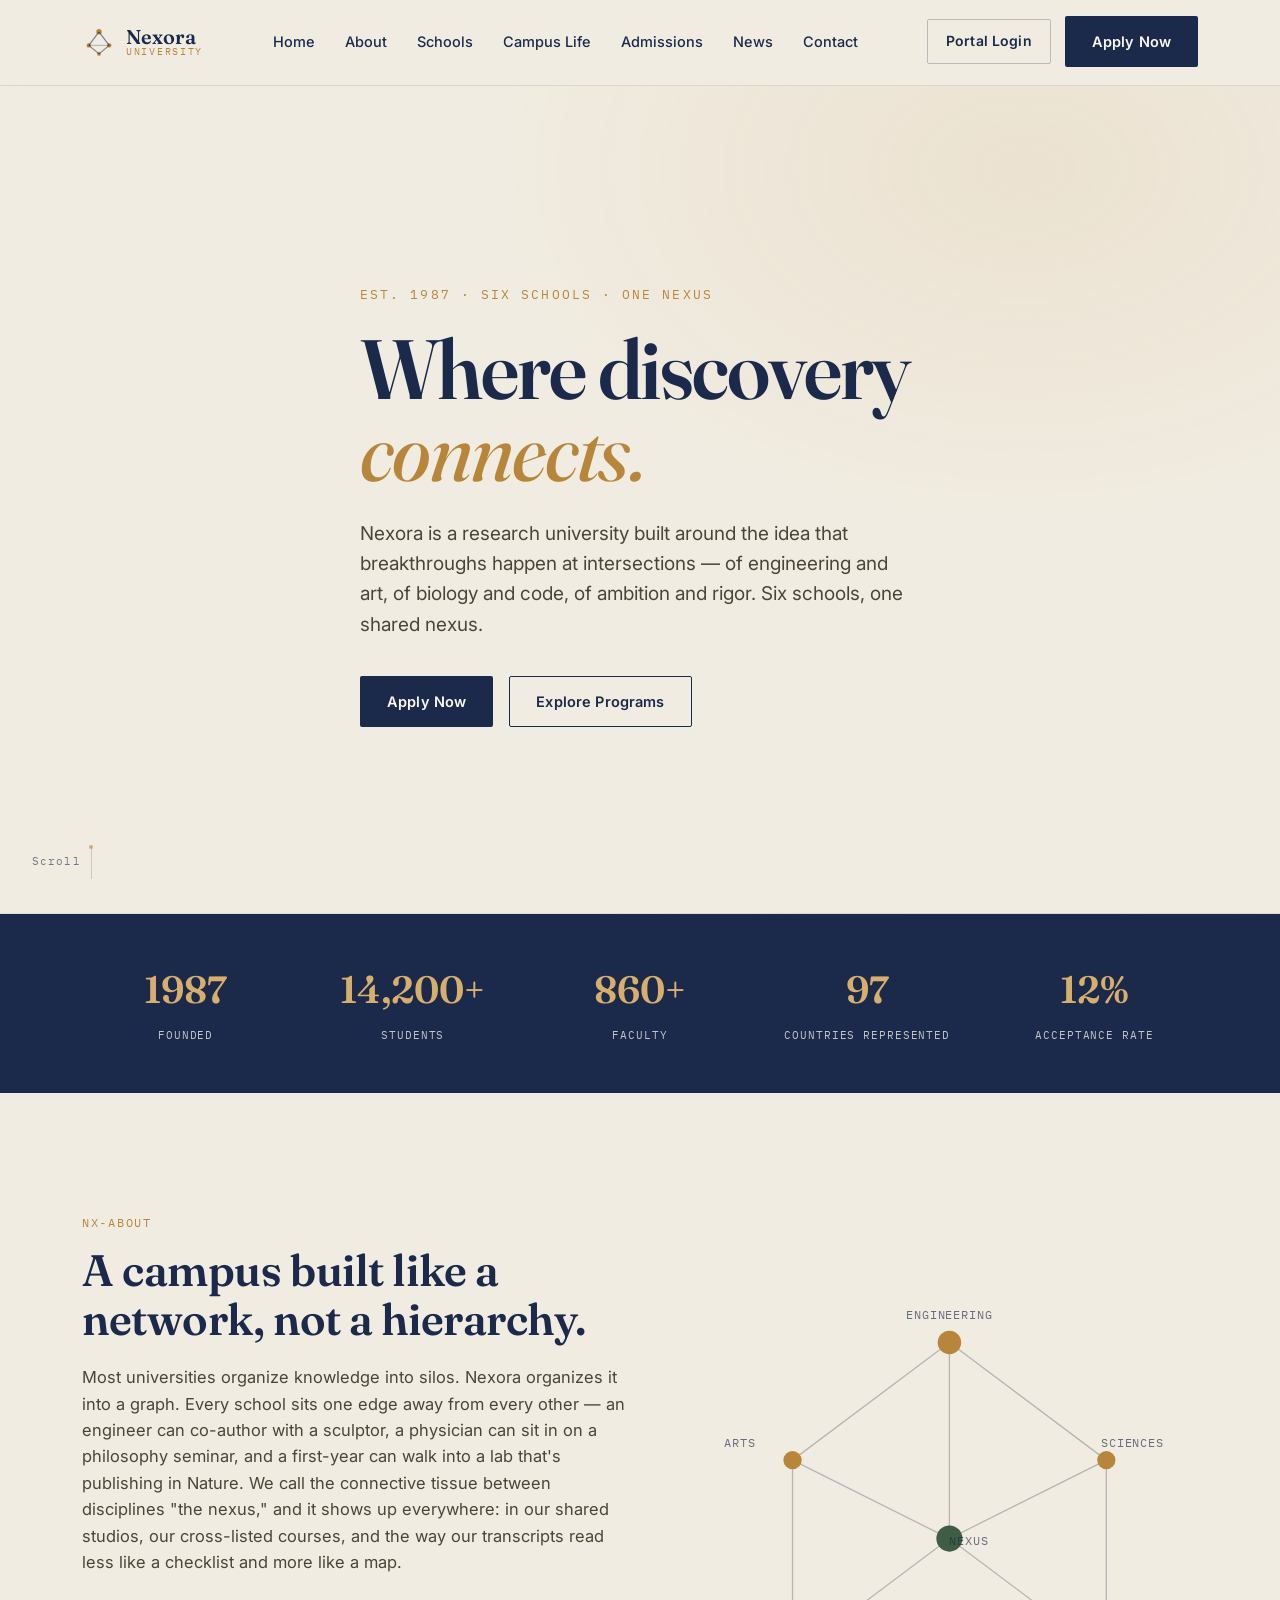
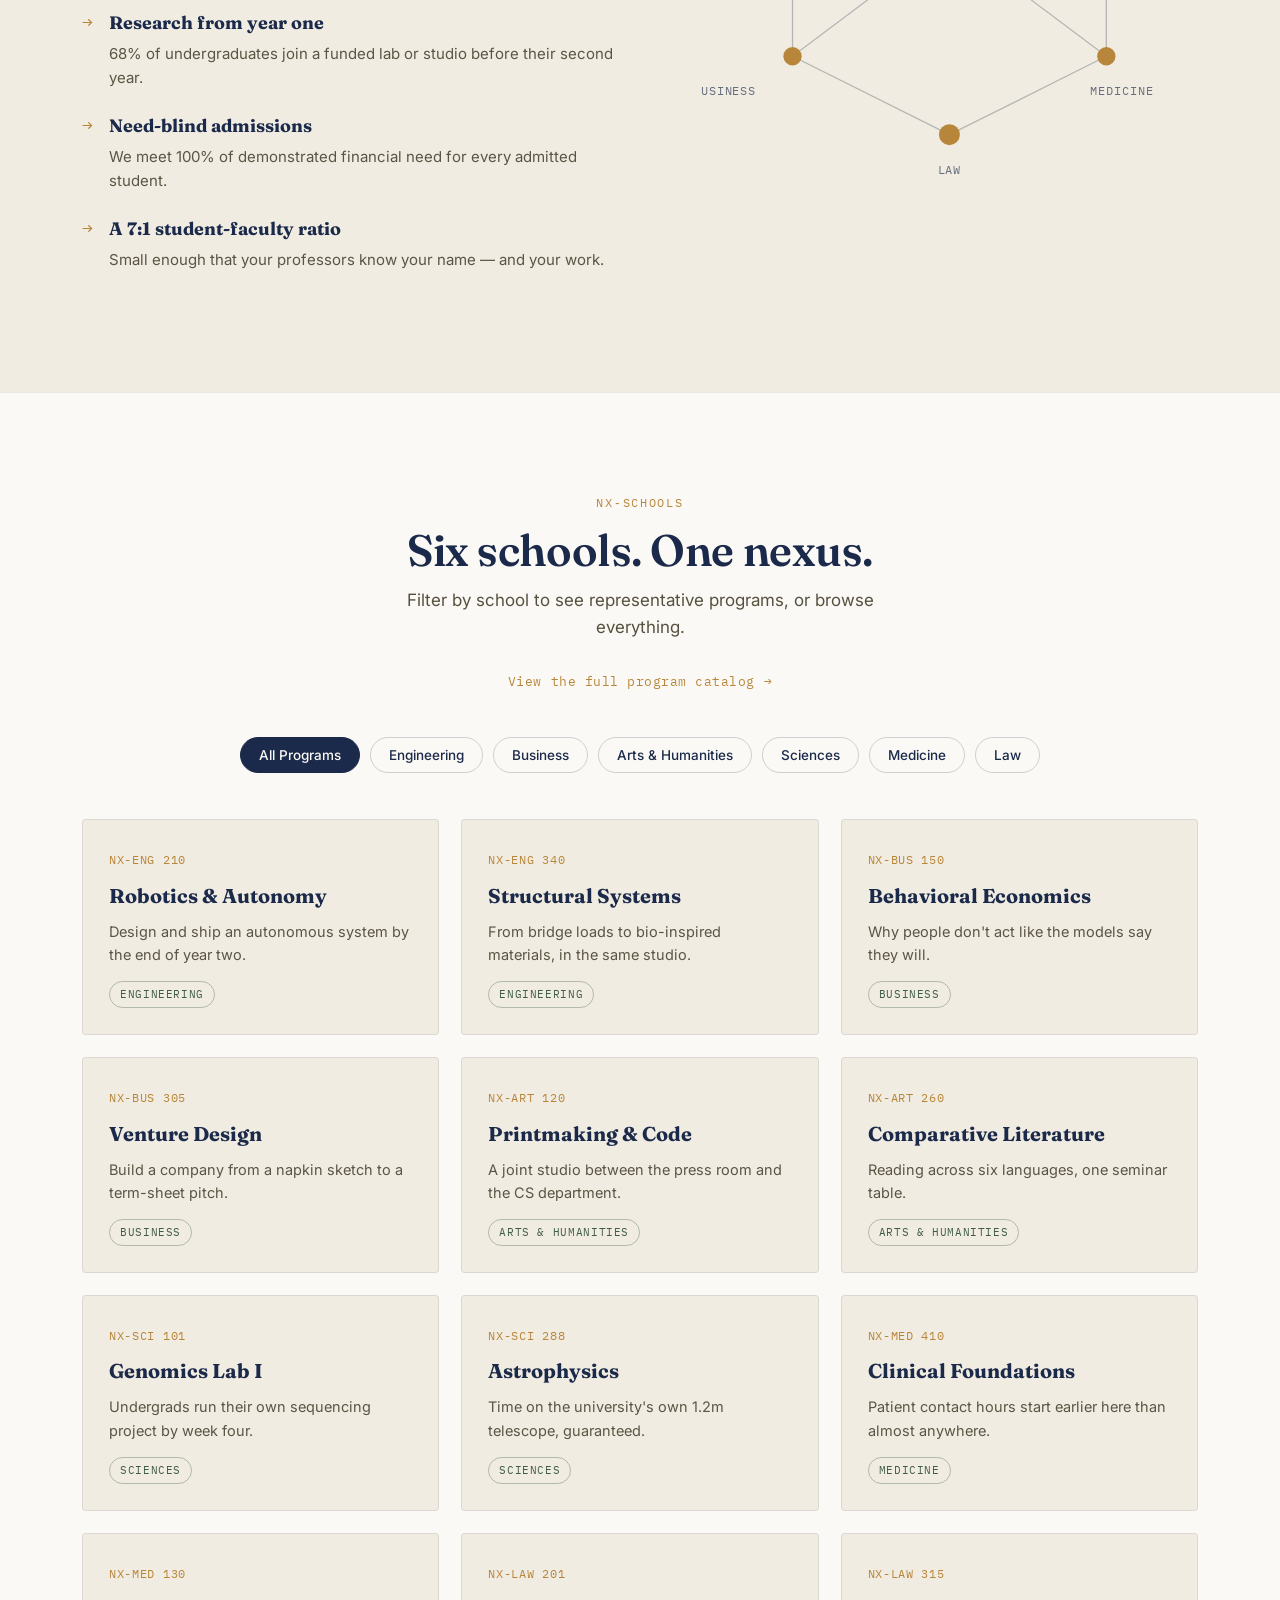
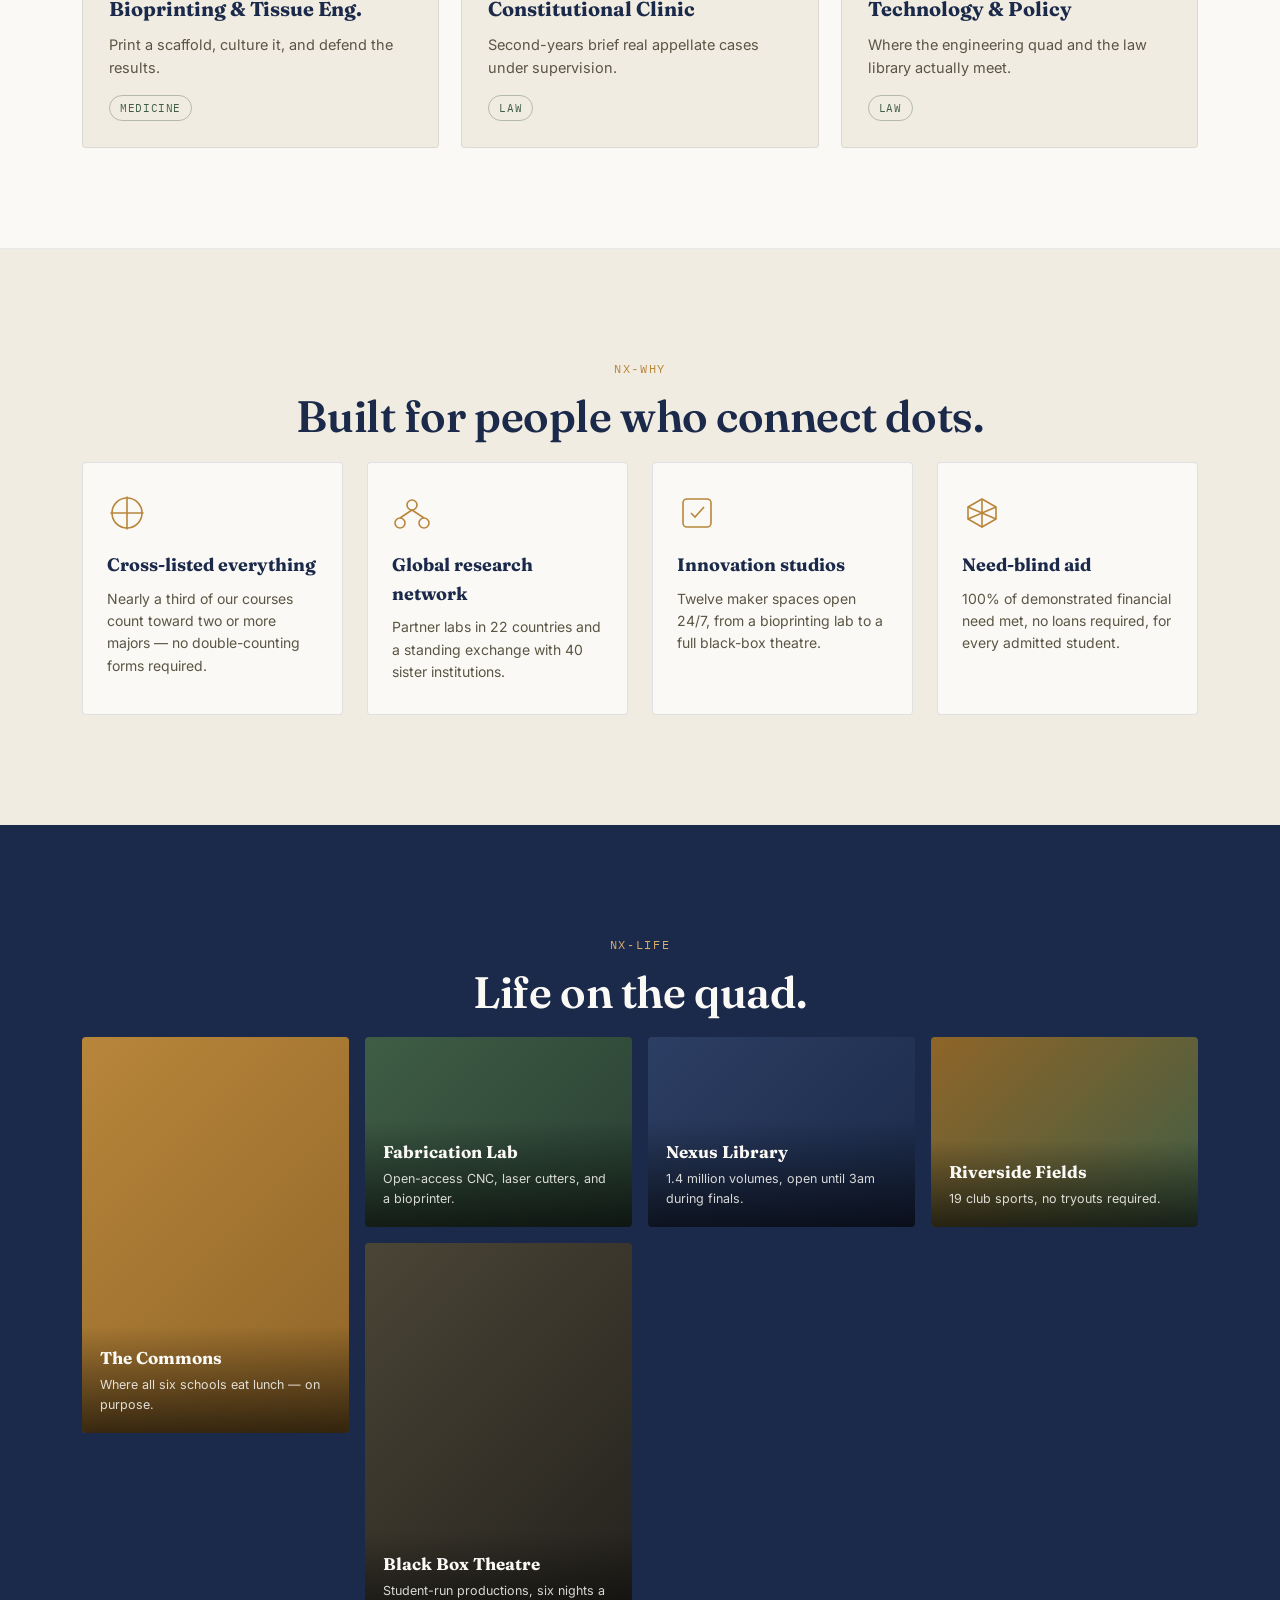
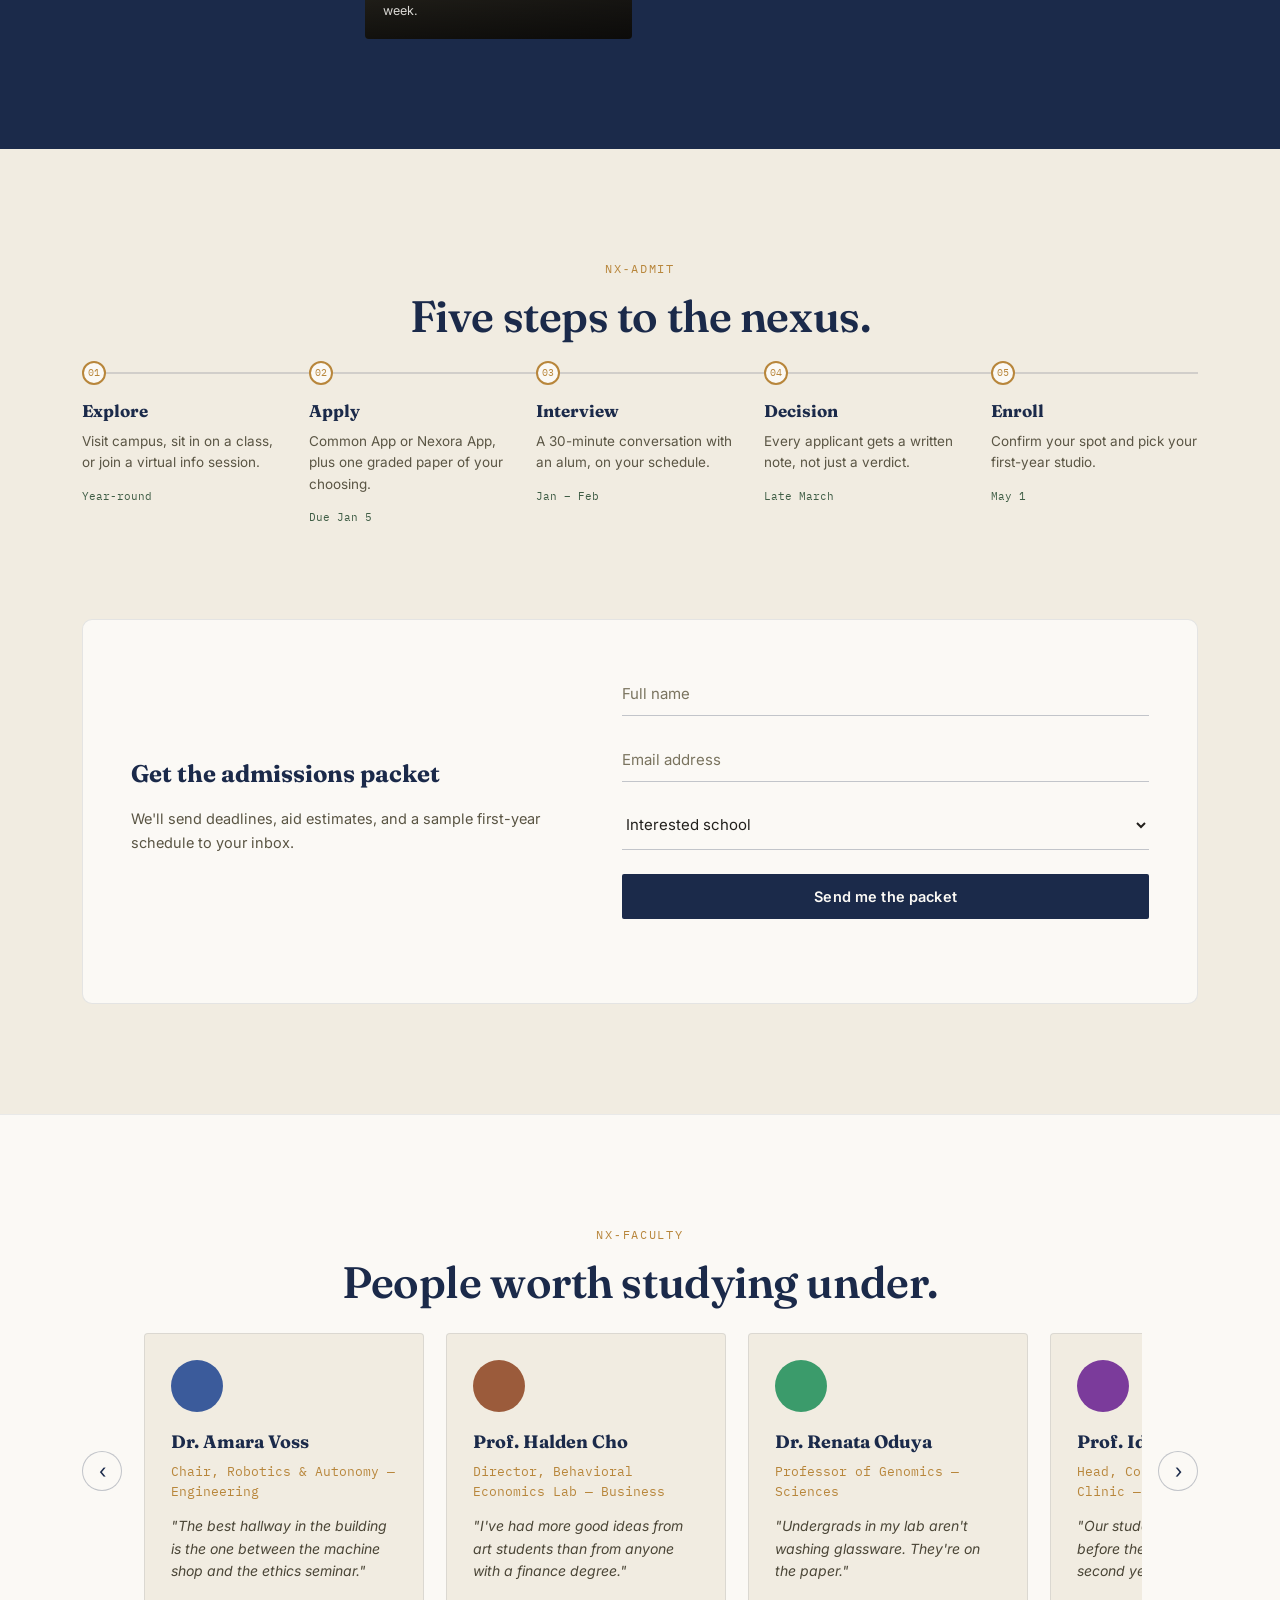
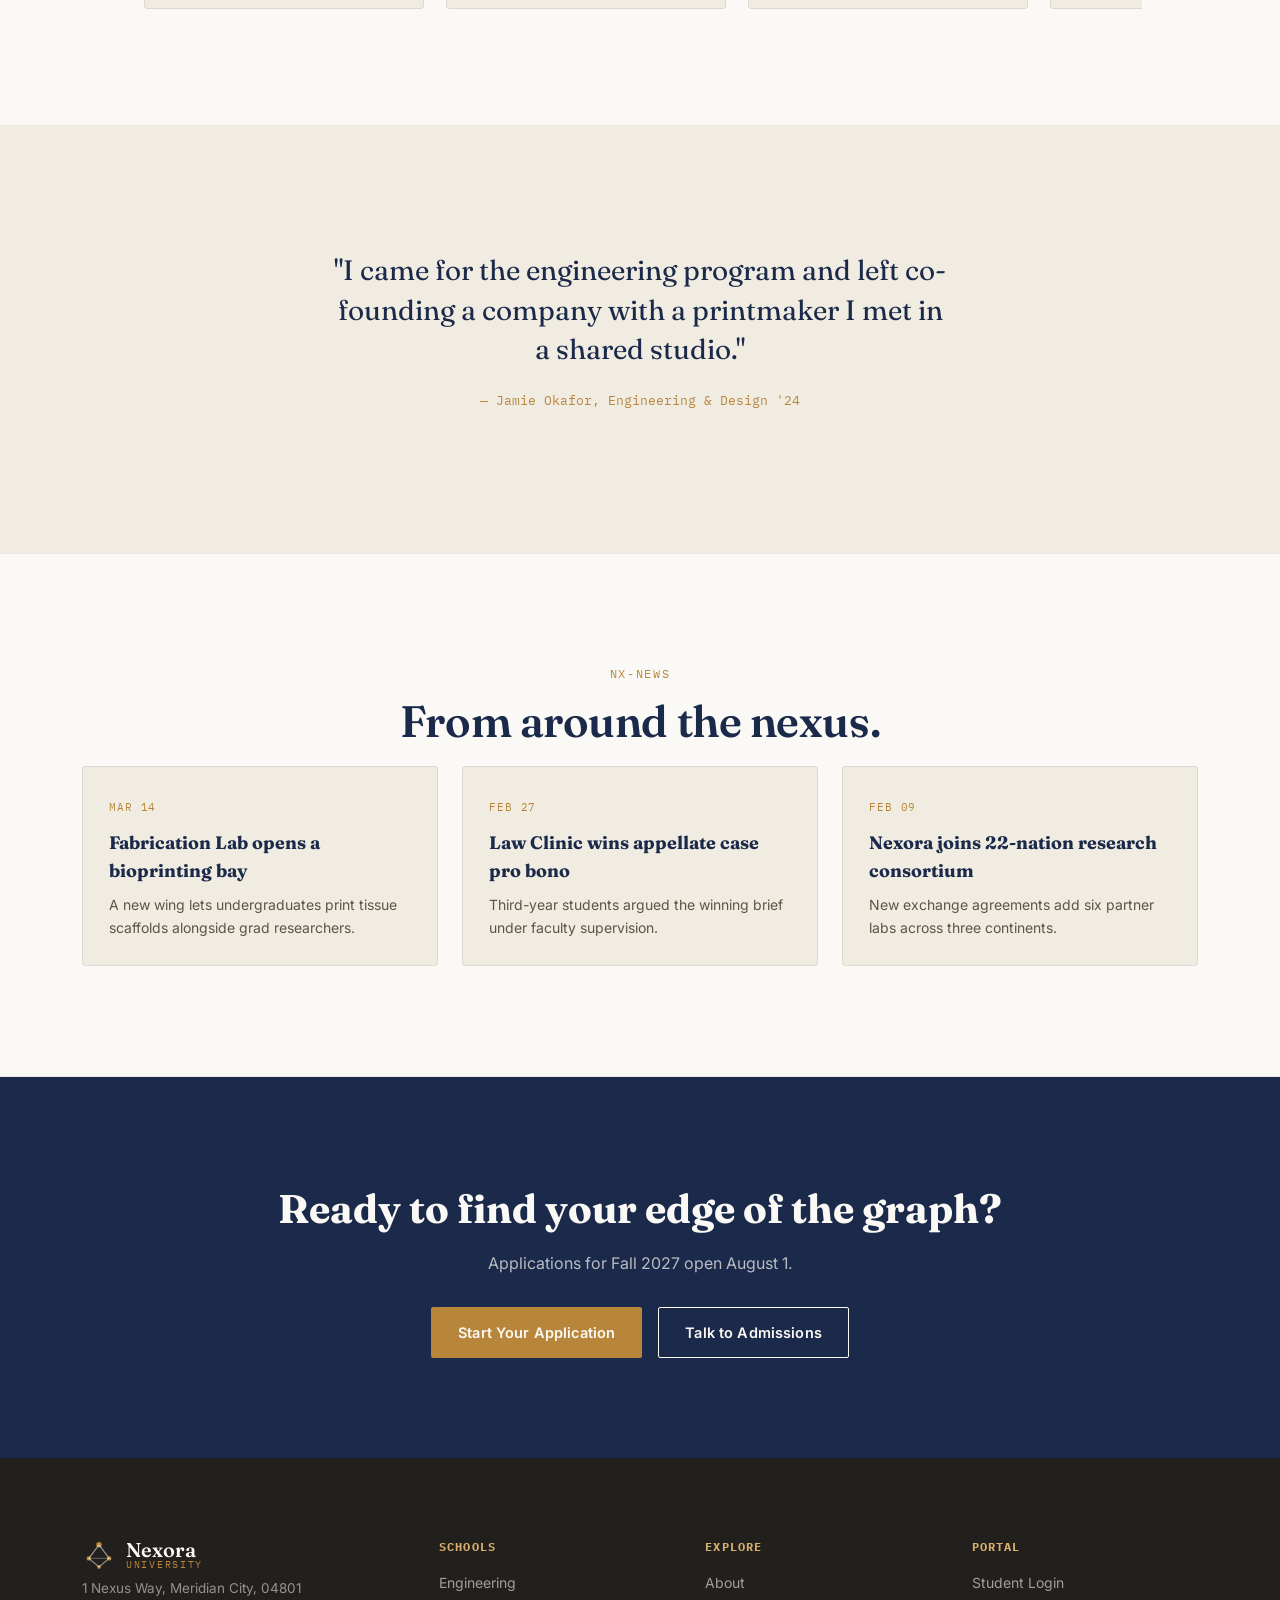
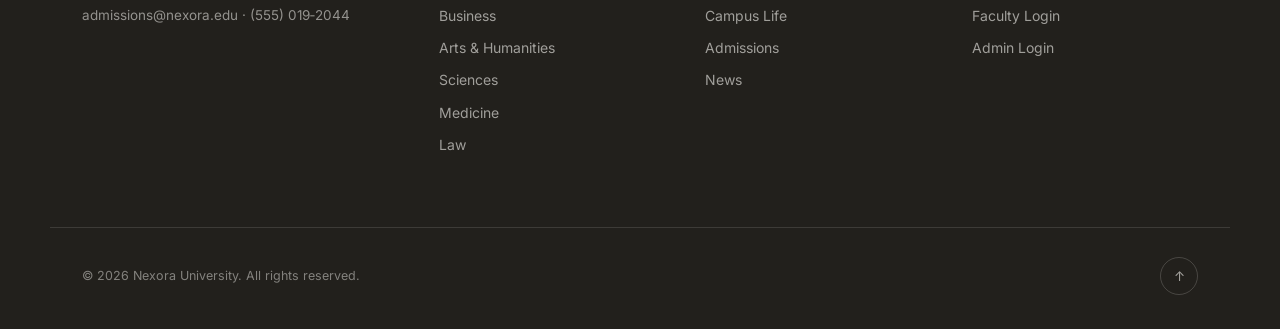
<file: index.html>
<!DOCTYPE html>
<html lang="en">
<head>
<meta charset="UTF-8" />
<meta name="viewport" content="width=device-width, initial-scale=1.0" />
<title>Nexora University — Where Discovery Connects</title>
<meta name="description" content="Nexora University: interdisciplinary research, six schools, one nexus. Explore programs, admissions, and campus life." />
<link rel="preconnect" href="https://fonts.googleapis.com">
<link rel="preconnect" href="https://fonts.gstatic.com" crossorigin>
<link href="https://fonts.googleapis.com/css2?family=Fraunces:opsz,wght@9..144,300;9..144,450;9..144,600;9..144,700&family=Inter:wght@400;500;600;700&family=IBM+Plex+Mono:wght@400;500&display=swap" rel="stylesheet">
<link rel="stylesheet" href="styles.css" />
</head>
<body>

<!-- ================= NAV ================= -->
<header class="site-header" id="siteHeader">
  <div class="nav-wrap">
    <a href="#top" class="brand" aria-label="Nexora University home">
      <svg class="brand-mark" viewBox="0 0 40 40" aria-hidden="true">
        <circle cx="20" cy="8" r="3.2" class="node n1"/>
        <circle cx="8" cy="24" r="2.6" class="node n2"/>
        <circle cx="32" cy="24" r="2.6" class="node n3"/>
        <circle cx="20" cy="34" r="2.2" class="node n4"/>
        <line x1="20" y1="8" x2="8" y2="24" class="edge"/>
        <line x1="20" y1="8" x2="32" y2="24" class="edge"/>
        <line x1="8" y1="24" x2="20" y2="34" class="edge"/>
        <line x1="32" y1="24" x2="20" y2="34" class="edge"/>
        <line x1="8" y1="24" x2="32" y2="24" class="edge edge-dim"/>
      </svg>
      <span class="brand-text">Nexora<span class="brand-text-sub">University</span></span>
    </a>

    <nav class="primary-nav" id="primaryNav" aria-label="Primary">
      <a href="index.html" class="nav-link ">Home</a>
      <a href="#about" class="nav-link">About</a>
      <a href="programs.html" class="nav-link">Schools</a>
      <a href="#life" class="nav-link">Campus Life</a>
      <a href="#admissions" class="nav-link">Admissions</a>
      <a href="#news" class="nav-link">News</a>
      <a href="#contact" class="nav-link">Contact</a>
    </nav>

    <div class="nav-actions">
      <a href="login.html" class="btn btn-ghost nav-hide-sm">Portal Login</a>
      <a href="#admissions" class="btn btn-solid nav-hide-sm">Apply Now</a>
      <button class="hamburger" id="hamburger" aria-label="Toggle menu" aria-expanded="false" aria-controls="mobileMenu">
        <span></span><span></span><span></span>
      </button>
    </div>
  </div>
  <div class="progress-rail" id="progressRail"><div class="progress-fill" id="progressFill"></div></div>
</header>

<!-- Mobile menu -->
<div class="mobile-menu" id="mobileMenu">
  <a href="#about" class="mobile-link">01 — About</a>
  <a href="programs.html" class="mobile-link">02 — Schools</a>
  <a href="#life" class="mobile-link">03 — Campus Life</a>
  <a href="#admissions" class="mobile-link">04 — Admissions</a>
  <a href="#news" class="mobile-link">05 — News</a>
  <a href="#contact" class="mobile-link">06 — Contact</a>
  <a href="login.html" class="mobile-link">07 — Portal Login</a>
  <a href="#admissions" class="btn btn-solid mobile-apply">Apply Now</a>
</div>

<main id="top">

<!-- ================= HERO ================= -->
<section class="hero">
  <canvas id="constellation" class="constellation-canvas" aria-hidden="true"></canvas>
  <div class="hero-inner">
    <p class="eyebrow reveal">Est. 1987 · Six Schools · One Nexus</p>
    <h1 class="hero-title reveal">
      Where discovery<br/>
      <span class="hero-title-accent">connects.</span>
    </h1>
    <p class="hero-sub reveal">
      Nexora is a research university built around the idea that breakthroughs happen at intersections —
      of engineering and art, of biology and code, of ambition and rigor. Six schools, one shared nexus.
    </p>
    <div class="hero-cta reveal">
      <a href="#admissions" class="btn btn-solid">Apply Now</a>
      <a href="programs.html" class="btn btn-outline">Explore Programs</a>
    </div>
  </div>
  <div class="scroll-cue" aria-hidden="true">
    <span>Scroll</span>
    <div class="scroll-line"><div class="scroll-dot"></div></div>
  </div>
</section>

<!-- ================= STATS ================= -->
<section class="stats-bar" id="statsBar">
  <div class="stats-wrap">
    <div class="stat" id="statFounded">
      <span class="stat-num" id="statFoundedNum" data-count="1987" data-suffix="">1987</span>
      <span class="stat-label">Founded</span>
    </div>
    <div class="stat" id="statStudents">
      <span class="stat-num" id="statStudentsNum" data-count="14200" data-suffix="+">14,200+</span>
      <span class="stat-label">Students</span>
    </div>
    <div class="stat" id="statFaculty">
      <span class="stat-num" id="statFacultyNum" data-count="860" data-suffix="+">860+</span>
      <span class="stat-label">Faculty</span>
    </div>
    <div class="stat" id="statCountries">
      <span class="stat-num" id="statCountriesNum" data-count="97" data-suffix="">97</span>
      <span class="stat-label">Countries Represented</span>
    </div>
    <div class="stat" id="statAcceptance">
      <span class="stat-num" id="statAcceptanceNum" data-count="12" data-suffix="%">12%</span>
      <span class="stat-label">Acceptance Rate</span>
    </div>
  </div>
</section>

<!-- ================= ABOUT ================= -->
<section class="about" id="about">
  <div class="section-wrap about-grid">
    <div class="about-copy reveal">
      <p class="section-eyebrow">NX‑ABOUT</p>
      <h2 class="section-title">A campus built like a network, not a hierarchy.</h2>
      <p class="body-text">
        Most universities organize knowledge into silos. Nexora organizes it into a graph. Every school sits
        one edge away from every other — an engineer can co-author with a sculptor, a physician can sit in on
        a philosophy seminar, and a first-year can walk into a lab that's publishing in Nature. We call the
        connective tissue between disciplines "the nexus," and it shows up everywhere: in our shared studios,
        our cross-listed courses, and the way our transcripts read less like a checklist and more like a map.
      </p>
      <div class="about-points">
        <div class="about-point">
          <span class="point-mark">→</span>
          <div>
            <h3>Research from year one</h3>
            <p>68% of undergraduates join a funded lab or studio before their second year.</p>
          </div>
        </div>
        <div class="about-point">
          <span class="point-mark">→</span>
          <div>
            <h3>Need-blind admissions</h3>
            <p>We meet 100% of demonstrated financial need for every admitted student.</p>
          </div>
        </div>
        <div class="about-point">
          <span class="point-mark">→</span>
          <div>
            <h3>A 7:1 student-faculty ratio</h3>
            <p>Small enough that your professors know your name — and your work.</p>
          </div>
        </div>
      </div>
    </div>

    <div class="about-visual reveal">
      <svg viewBox="0 0 380 420" class="nexus-illustration" aria-hidden="true">
        <g class="illus-edges">
          <line x1="190" y1="60" x2="70" y2="150"/>
          <line x1="190" y1="60" x2="310" y2="150"/>
          <line x1="190" y1="60" x2="190" y2="210"/>
          <line x1="70" y1="150" x2="190" y2="210"/>
          <line x1="310" y1="150" x2="190" y2="210"/>
          <line x1="70" y1="150" x2="70" y2="300"/>
          <line x1="310" y1="150" x2="310" y2="300"/>
          <line x1="190" y1="210" x2="70" y2="300"/>
          <line x1="190" y1="210" x2="310" y2="300"/>
          <line x1="70" y1="300" x2="190" y2="360"/>
          <line x1="310" y1="300" x2="190" y2="360"/>
        </g>
        <g class="illus-nodes">
          <circle cx="190" cy="60" r="9"/>
          <circle cx="70" cy="150" r="7"/>
          <circle cx="310" cy="150" r="7"/>
          <circle cx="190" cy="210" r="10"/>
          <circle cx="70" cy="300" r="7"/>
          <circle cx="310" cy="300" r="7"/>
          <circle cx="190" cy="360" r="8"/>
        </g>
        <g class="illus-labels">
          <text x="190" y="42">ENGINEERING</text>
          <text x="30" y="140">ARTS</text>
          <text x="330" y="140">SCIENCES</text>
          <text x="205" y="215">NEXUS</text>
          <text x="18" y="330">BUSINESS</text>
          <text x="322" y="330">MEDICINE</text>
          <text x="190" y="390">LAW</text>
        </g>
      </svg>
    </div>
  </div>
</section>

<!-- ================= SCHOOLS / PROGRAMS ================= -->
<section class="schools" id="schools">
  <div class="section-wrap">
    <p class="section-eyebrow center">NX‑SCHOOLS</p>
    <h2 class="section-title center">Six schools. One nexus.</h2>
    <p class="section-sub center">Filter by school to see representative programs, or browse everything.</p>
    <p class="catalog-link-wrap"><a href="programs.html" class="catalog-link">View the full program catalog →</a></p>

    <div class="filter-tabs" id="filterTabs">
      <button class="filter-tab active" data-filter="all">All Programs</button>
      <button class="filter-tab" data-filter="eng">Engineering</button>
      <button class="filter-tab" data-filter="bus">Business</button>
      <button class="filter-tab" data-filter="arts">Arts &amp; Humanities</button>
      <button class="filter-tab" data-filter="sci">Sciences</button>
      <button class="filter-tab" data-filter="med">Medicine</button>
      <button class="filter-tab" data-filter="law">Law</button>
    </div>

    <div class="program-grid" id="programGrid">
      <article class="program-card" data-cat="eng">
        <span class="program-code">NX-ENG 210</span>
        <h3>Robotics &amp; Autonomy</h3>
        <p>Design and ship an autonomous system by the end of year two.</p>
        <span class="program-tag">Engineering</span>
      </article>
      <article class="program-card" data-cat="eng">
        <span class="program-code">NX-ENG 340</span>
        <h3>Structural Systems</h3>
        <p>From bridge loads to bio-inspired materials, in the same studio.</p>
        <span class="program-tag">Engineering</span>
      </article>
      <article class="program-card" data-cat="bus">
        <span class="program-code">NX-BUS 150</span>
        <h3>Behavioral Economics</h3>
        <p>Why people don't act like the models say they will.</p>
        <span class="program-tag">Business</span>
      </article>
      <article class="program-card" data-cat="bus">
        <span class="program-code">NX-BUS 305</span>
        <h3>Venture Design</h3>
        <p>Build a company from a napkin sketch to a term-sheet pitch.</p>
        <span class="program-tag">Business</span>
      </article>
      <article class="program-card" data-cat="arts">
        <span class="program-code">NX-ART 120</span>
        <h3>Printmaking &amp; Code</h3>
        <p>A joint studio between the press room and the CS department.</p>
        <span class="program-tag">Arts &amp; Humanities</span>
      </article>
      <article class="program-card" data-cat="arts">
        <span class="program-code">NX-ART 260</span>
        <h3>Comparative Literature</h3>
        <p>Reading across six languages, one seminar table.</p>
        <span class="program-tag">Arts &amp; Humanities</span>
      </article>
      <article class="program-card" data-cat="sci">
        <span class="program-code">NX-SCI 101</span>
        <h3>Genomics Lab I</h3>
        <p>Undergrads run their own sequencing project by week four.</p>
        <span class="program-tag">Sciences</span>
      </article>
      <article class="program-card" data-cat="sci">
        <span class="program-code">NX-SCI 288</span>
        <h3>Astrophysics</h3>
        <p>Time on the university's own 1.2m telescope, guaranteed.</p>
        <span class="program-tag">Sciences</span>
      </article>
      <article class="program-card" data-cat="med">
        <span class="program-code">NX-MED 410</span>
        <h3>Clinical Foundations</h3>
        <p>Patient contact hours start earlier here than almost anywhere.</p>
        <span class="program-tag">Medicine</span>
      </article>
      <article class="program-card" data-cat="med">
        <span class="program-code">NX-MED 130</span>
        <h3>Bioprinting &amp; Tissue Eng.</h3>
        <p>Print a scaffold, culture it, and defend the results.</p>
        <span class="program-tag">Medicine</span>
      </article>
      <article class="program-card" data-cat="law">
        <span class="program-code">NX-LAW 201</span>
        <h3>Constitutional Clinic</h3>
        <p>Second-years brief real appellate cases under supervision.</p>
        <span class="program-tag">Law</span>
      </article>
      <article class="program-card" data-cat="law">
        <span class="program-code">NX-LAW 315</span>
        <h3>Technology &amp; Policy</h3>
        <p>Where the engineering quad and the law library actually meet.</p>
        <span class="program-tag">Law</span>
      </article>
    </div>
  </div>
</section>

<!-- ================= FEATURES ================= -->
<section class="features">
  <div class="section-wrap">
    <p class="section-eyebrow center">NX‑WHY</p>
    <h2 class="section-title center">Built for people who connect dots.</h2>
    <div class="feature-grid">
      <div class="feature-card reveal">
        <div class="feature-icon">
          <svg viewBox="0 0 40 40"><path d="M20 4 L20 36 M4 20 L36 20" stroke-linecap="round"/><circle cx="20" cy="20" r="15"/></svg>
        </div>
        <h3>Cross-listed everything</h3>
        <p>Nearly a third of our courses count toward two or more majors — no double-counting forms required.</p>
      </div>
      <div class="feature-card reveal">
        <div class="feature-icon">
          <svg viewBox="0 0 40 40"><circle cx="20" cy="12" r="5"/><circle cx="8" cy="30" r="5"/><circle cx="32" cy="30" r="5"/><line x1="20" y1="17" x2="8" y2="25"/><line x1="20" y1="17" x2="32" y2="25"/></svg>
        </div>
        <h3>Global research network</h3>
        <p>Partner labs in 22 countries and a standing exchange with 40 sister institutions.</p>
      </div>
      <div class="feature-card reveal">
        <div class="feature-icon">
          <svg viewBox="0 0 40 40"><rect x="6" y="6" width="28" height="28" rx="4"/><path d="M14 20 L18 24 L27 14"/></svg>
        </div>
        <h3>Innovation studios</h3>
        <p>Twelve maker spaces open 24/7, from a bioprinting lab to a full black-box theatre.</p>
      </div>
      <div class="feature-card reveal">
        <div class="feature-icon">
          <svg viewBox="0 0 40 40"><path d="M20 6 L34 14 V26 L20 34 L6 26 V14 Z"/><path d="M20 6 V34 M6 14 L34 26 M34 14 L6 26"/></svg>
        </div>
        <h3>Need-blind aid</h3>
        <p>100% of demonstrated financial need met, no loans required, for every admitted student.</p>
      </div>
    </div>
  </div>
</section>

<!-- ================= CAMPUS LIFE ================= -->
<section class="life" id="life">
  <div class="section-wrap">
    <p class="section-eyebrow center">NX‑LIFE</p>
    <h2 class="section-title center">Life on the quad.</h2>
    <div class="gallery-grid">
      <div class="gallery-card reveal g-tall">
        <div class="gallery-swatch swatch-1"></div>
        <div class="gallery-caption"><h3>The Commons</h3><p>Where all six schools eat lunch — on purpose.</p></div>
      </div>
      <div class="gallery-card reveal">
        <div class="gallery-swatch swatch-2"></div>
        <div class="gallery-caption"><h3>Fabrication Lab</h3><p>Open-access CNC, laser cutters, and a bioprinter.</p></div>
      </div>
      <div class="gallery-card reveal">
        <div class="gallery-swatch swatch-3"></div>
        <div class="gallery-caption"><h3>Nexus Library</h3><p>1.4 million volumes, open until 3am during finals.</p></div>
      </div>
      <div class="gallery-card reveal">
        <div class="gallery-swatch swatch-4"></div>
        <div class="gallery-caption"><h3>Riverside Fields</h3><p>19 club sports, no tryouts required.</p></div>
      </div>
      <div class="gallery-card reveal g-tall">
        <div class="gallery-swatch swatch-5"></div>
        <div class="gallery-caption"><h3>Black Box Theatre</h3><p>Student-run productions, six nights a week.</p></div>
      </div>
    </div>
  </div>
</section>

<!-- ================= ADMISSIONS ================= -->
<section class="admissions" id="admissions">
  <div class="section-wrap">
    <p class="section-eyebrow center">NX‑ADMIT</p>
    <h2 class="section-title center">Five steps to the nexus.</h2>

    <div class="timeline" id="timeline">
      <div class="timeline-track"><div class="timeline-fill" id="timelineFill"></div></div>
      <div class="timeline-step" data-step="1">
        <span class="step-index">01</span>
        <h3>Explore</h3>
        <p>Visit campus, sit in on a class, or join a virtual info session.</p>
        <span class="step-date">Year-round</span>
      </div>
      <div class="timeline-step" data-step="2">
        <span class="step-index">02</span>
        <h3>Apply</h3>
        <p>Common App or Nexora App, plus one graded paper of your choosing.</p>
        <span class="step-date">Due Jan 5</span>
      </div>
      <div class="timeline-step" data-step="3">
        <span class="step-index">03</span>
        <h3>Interview</h3>
        <p>A 30-minute conversation with an alum, on your schedule.</p>
        <span class="step-date">Jan – Feb</span>
      </div>
      <div class="timeline-step" data-step="4">
        <span class="step-index">04</span>
        <h3>Decision</h3>
        <p>Every applicant gets a written note, not just a verdict.</p>
        <span class="step-date">Late March</span>
      </div>
      <div class="timeline-step" data-step="5">
        <span class="step-index">05</span>
        <h3>Enroll</h3>
        <p>Confirm your spot and pick your first-year studio.</p>
        <span class="step-date">May 1</span>
      </div>
    </div>

    <div class="admit-form-wrap reveal">
      <div class="admit-form-copy">
        <h3>Get the admissions packet</h3>
        <p>We'll send deadlines, aid estimates, and a sample first-year schedule to your inbox.</p>
      </div>
      <form class="admit-form" id="admitForm" novalidate>
        <div class="field">
          <input type="text" id="fName" placeholder=" " required />
          <label for="fName">Full name</label>
        </div>
        <div class="field">
          <input type="email" id="fEmail" placeholder=" " required />
          <label for="fEmail">Email address</label>
        </div>
        <div class="field">
          <select id="fSchool" required>
            <option value="" disabled selected>Interested school</option>
            <option>Engineering</option>
            <option>Business</option>
            <option>Arts &amp; Humanities</option>
            <option>Sciences</option>
            <option>Medicine</option>
            <option>Law</option>
          </select>
        </div>
        <button type="submit" class="btn btn-solid form-submit">
          <span class="btn-label">Send me the packet</span>
        </button>
        <p class="form-note" id="formNote" role="status"></p>
      </form>
    </div>
  </div>
</section>

<!-- ================= FACULTY ================= -->
<section class="faculty">
  <div class="section-wrap">
    <p class="section-eyebrow center">NX‑FACULTY</p>
    <h2 class="section-title center">People worth studying under.</h2>
    <div class="faculty-track-wrap">
      <button class="fac-nav fac-prev" id="facPrev" aria-label="Previous faculty">‹</button>
      <div class="faculty-track" id="facultyTrack">
        <div class="faculty-card">
          <div class="faculty-avatar" style="--hue:220"></div>
          <h3>Dr. Amara Voss</h3>
          <p class="faculty-role">Chair, Robotics &amp; Autonomy — Engineering</p>
          <p class="faculty-quote">"The best hallway in the building is the one between the machine shop and the ethics seminar."</p>
        </div>
        <div class="faculty-card">
          <div class="faculty-avatar" style="--hue:20"></div>
          <h3>Prof. Halden Cho</h3>
          <p class="faculty-role">Director, Behavioral Economics Lab — Business</p>
          <p class="faculty-quote">"I've had more good ideas from art students than from anyone with a finance degree."</p>
        </div>
        <div class="faculty-card">
          <div class="faculty-avatar" style="--hue:150"></div>
          <h3>Dr. Renata Oduya</h3>
          <p class="faculty-role">Professor of Genomics — Sciences</p>
          <p class="faculty-quote">"Undergrads in my lab aren't washing glassware. They're on the paper."</p>
        </div>
        <div class="faculty-card">
          <div class="faculty-avatar" style="--hue:280"></div>
          <h3>Prof. Idris Katz</h3>
          <p class="faculty-role">Head, Constitutional Law Clinic — Law</p>
          <p class="faculty-quote">"Our students argue real cases before they've finished their second year."</p>
        </div>
      </div>
      <button class="fac-nav fac-next" id="facNext" aria-label="Next faculty">›</button>
    </div>
  </div>
</section>

<!-- ================= TESTIMONIALS ================= -->
<section class="testimonials">
  <div class="section-wrap narrow">
    <div class="testimonial-slider" id="testimonialSlider">
      <blockquote class="testimonial active">
        <p>"I came for the engineering program and left co-founding a company with a printmaker I met in a shared studio."</p>
        <cite>— Jamie Okafor, Engineering &amp; Design '24</cite>
      </blockquote>
      <blockquote class="testimonial">
        <p>"My advisor is a physicist. My thesis is about music. Nobody blinked."</p>
        <cite>— Priya Sundaram, Sciences '25</cite>
      </blockquote>
      <blockquote class="testimonial">
        <p>"The financial aid office called me by name before I'd even enrolled. That set the tone for four years."</p>
        <cite>— Marcus Webb, Business '23</cite>
      </blockquote>
    </div>
    <div class="testimonial-dots" id="testimonialDots"></div>
  </div>
</section>

<!-- ================= NEWS ================= -->
<section class="news" id="news">
  <div class="section-wrap">
    <p class="section-eyebrow center">NX‑NEWS</p>
    <h2 class="section-title center">From around the nexus.</h2>
    <div class="news-grid">
      <article class="news-card reveal">
        <span class="news-date">MAR 14</span>
        <h3>Fabrication Lab opens a bioprinting bay</h3>
        <p>A new wing lets undergraduates print tissue scaffolds alongside grad researchers.</p>
      </article>
      <article class="news-card reveal">
        <span class="news-date">FEB 27</span>
        <h3>Law Clinic wins appellate case pro bono</h3>
        <p>Third-year students argued the winning brief under faculty supervision.</p>
      </article>
      <article class="news-card reveal">
        <span class="news-date">FEB 09</span>
        <h3>Nexora joins 22-nation research consortium</h3>
        <p>New exchange agreements add six partner labs across three continents.</p>
      </article>
    </div>
  </div>
</section>

<!-- ================= CTA / NEWSLETTER ================= -->
<section class="cta-band">
  <div class="section-wrap cta-wrap">
    <h2>Ready to find your edge of the graph?</h2>
    <p>Applications for Fall 2027 open August 1.</p>
    <div class="hero-cta">
      <a href="#admissions" class="btn btn-solid">Start Your Application</a>
      <a href="#contact" class="btn btn-outline">Talk to Admissions</a>
    </div>
  </div>
</section>

</main>

<!-- ================= FOOTER ================= -->
<footer class="site-footer" id="contact">
  <div class="section-wrap footer-grid">
    <div class="footer-brand">
      <a href="#top" class="brand">
        <svg class="brand-mark" viewBox="0 0 40 40" aria-hidden="true">
          <circle cx="20" cy="8" r="3.2" class="node n1"/>
          <circle cx="8" cy="24" r="2.6" class="node n2"/>
          <circle cx="32" cy="24" r="2.6" class="node n3"/>
          <circle cx="20" cy="34" r="2.2" class="node n4"/>
          <line x1="20" y1="8" x2="8" y2="24" class="edge"/>
          <line x1="20" y1="8" x2="32" y2="24" class="edge"/>
          <line x1="8" y1="24" x2="20" y2="34" class="edge"/>
          <line x1="32" y1="24" x2="20" y2="34" class="edge"/>
          <line x1="8" y1="24" x2="32" y2="24" class="edge edge-dim"/>
        </svg>
        <span class="brand-text">Nexora<span class="brand-text-sub">University</span></span>
      </a>
      <p>1 Nexus Way, Meridian City, 04801</p>
      <p>admissions@nexora.edu · (555) 019‑2044</p>
    </div>

    <div class="footer-col">
      <h4>Schools</h4>
      <a href="programs.html#eng">Engineering</a>
      <a href="programs.html#bus">Business</a>
      <a href="programs.html#arts">Arts &amp; Humanities</a>
      <a href="programs.html#sci">Sciences</a>
      <a href="programs.html#med">Medicine</a>
      <a href="programs.html#law">Law</a>
    </div>

    <div class="footer-col">
      <h4>Explore</h4>
      <a href="#about">About</a>
      <a href="#life">Campus Life</a>
      <a href="#admissions">Admissions</a>
      <a href="#news">News</a>
    </div>

    <div class="footer-col">
      <h4>Portal</h4>
      <a href="login.html">Student Login</a>
      <a href="login.html">Faculty Login</a>
      <a href="login.html">Admin Login</a>
    </div>
  </div>
  <div class="footer-bottom">
    <p>© <span id="year"></span> Nexora University. All rights reserved.</p>
    <button class="to-top" id="toTop" aria-label="Back to top">↑</button>
  </div>
</footer>

<script src="script.js"></script>
</body>
</html>
</file>
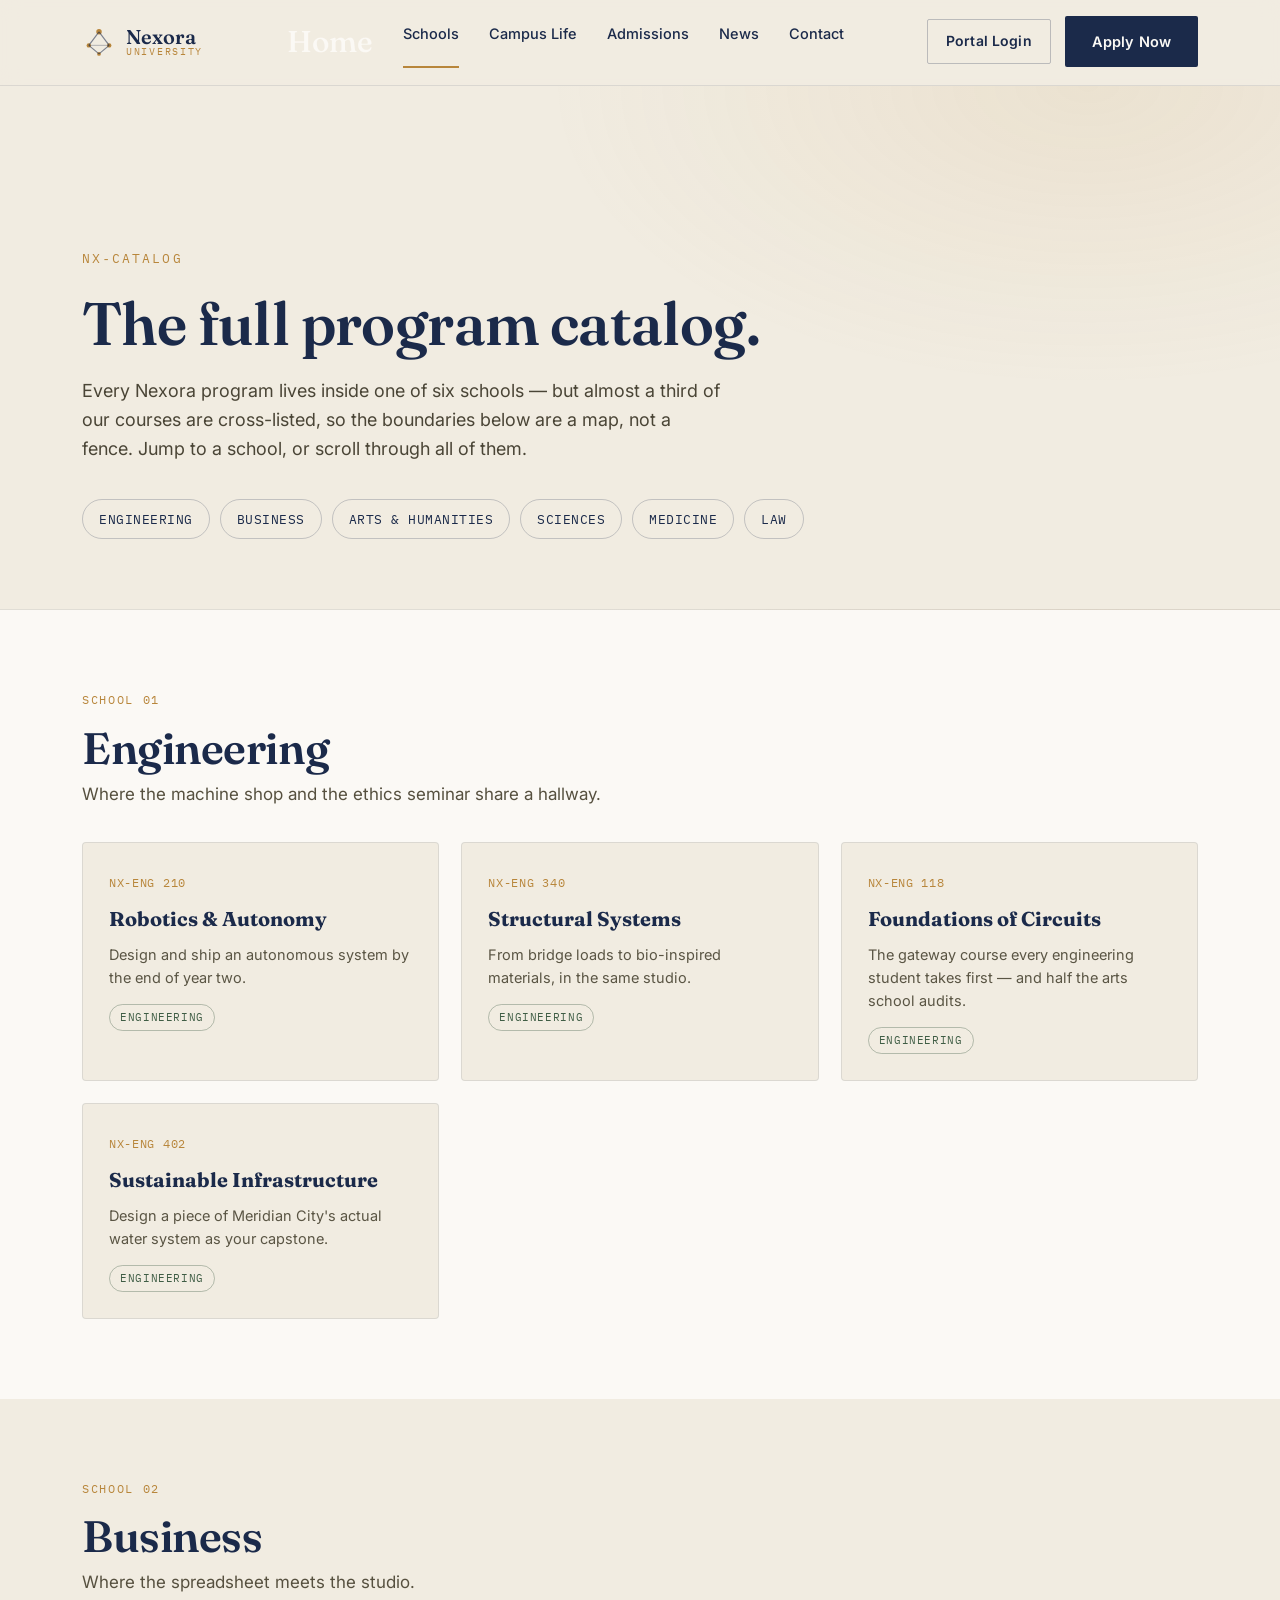
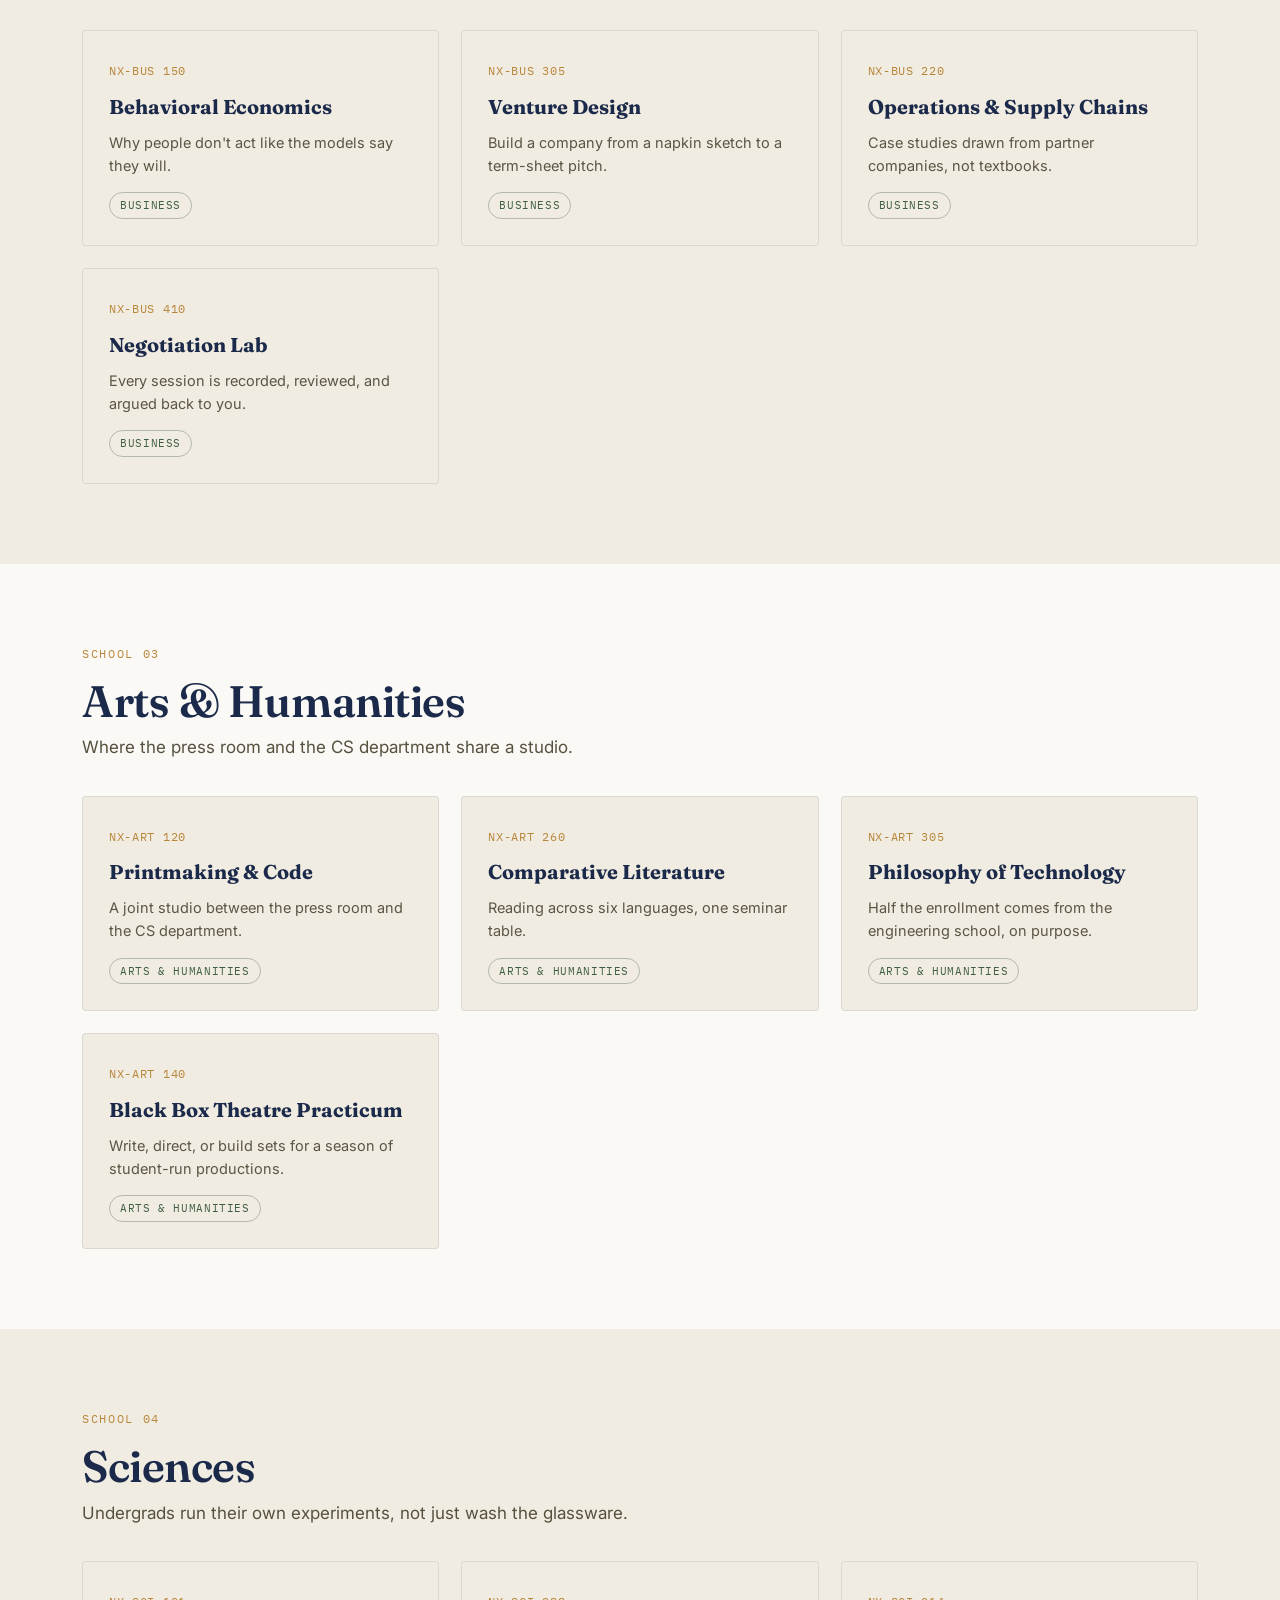
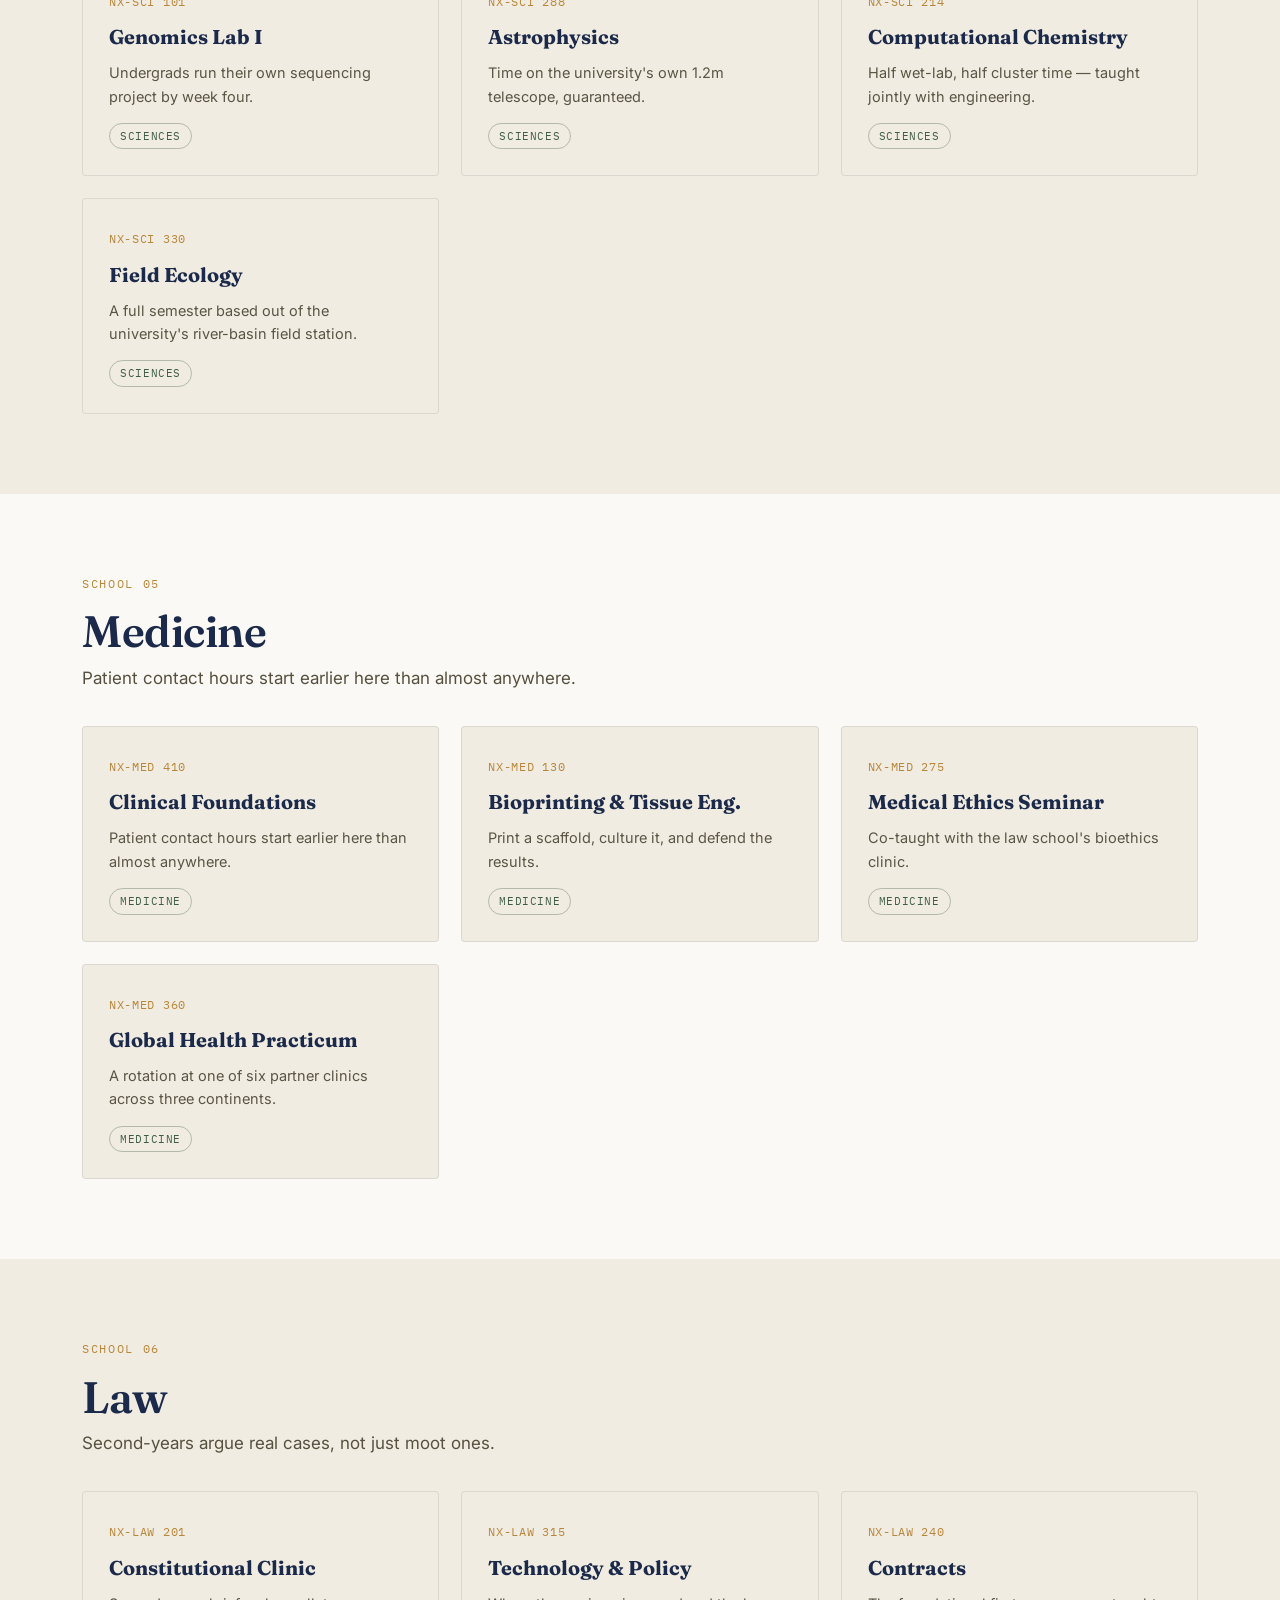
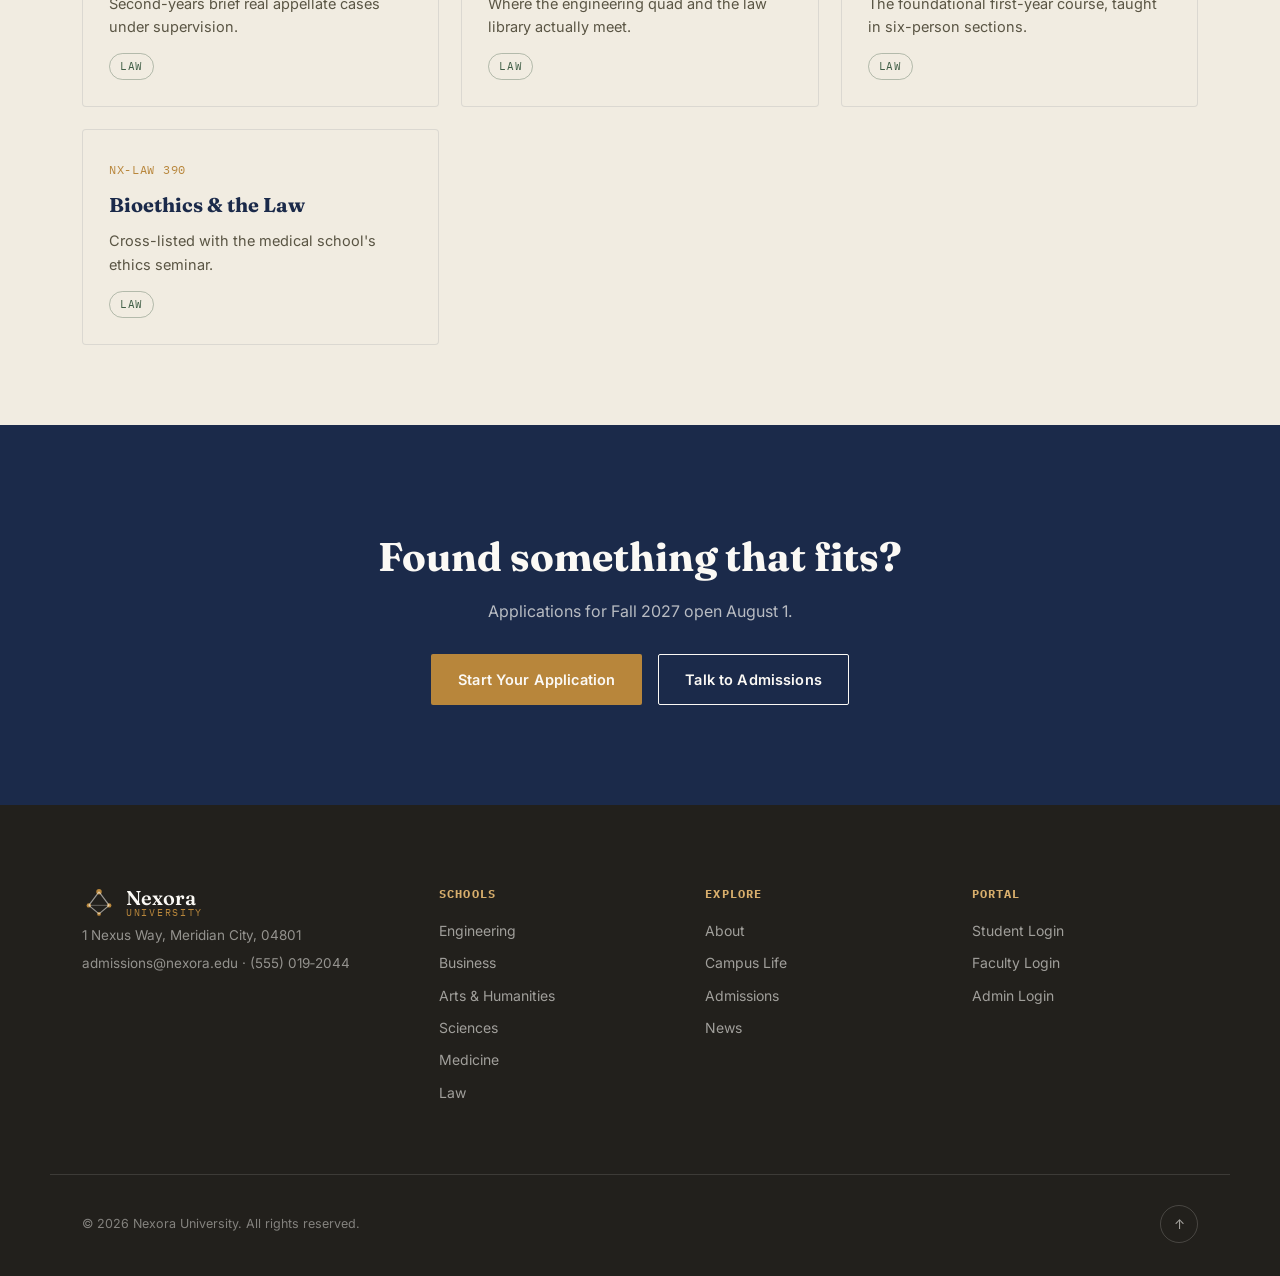
<file: programs.html>
<!DOCTYPE html>
<html lang="en">
<head>
<meta charset="UTF-8" />
<meta name="viewport" content="width=device-width, initial-scale=1.0" />
<title>All Programs — Nexora University</title>
<meta name="description" content="The full Nexora University program catalog, organized by school: Engineering, Business, Arts & Humanities, Sciences, Medicine, and Law." />
<link rel="preconnect" href="https://fonts.googleapis.com">
<link rel="preconnect" href="https://fonts.gstatic.com" crossorigin>
<link href="https://fonts.googleapis.com/css2?family=Fraunces:opsz,wght@9..144,300;9..144,450;9..144,600;9..144,700&family=Inter:wght@400;500;600;700&family=IBM+Plex+Mono:wght@400;500&display=swap" rel="stylesheet">
<link rel="stylesheet" href="styles.css" />
</head>
<body>

<!-- ================= NAV ================= -->
<header class="site-header" id="siteHeader">
  <div class="nav-wrap">
    <a href="index.html" class="brand" aria-label="Nexora University home">
      <svg class="brand-mark" viewBox="0 0 40 40" aria-hidden="true">
        <circle cx="20" cy="8" r="3.2" class="node n1"/>
        <circle cx="8" cy="24" r="2.6" class="node n2"/>
        <circle cx="32" cy="24" r="2.6" class="node n3"/>
        <circle cx="20" cy="34" r="2.2" class="node n4"/>
        <line x1="20" y1="8" x2="8" y2="24" class="edge"/>
        <line x1="20" y1="8" x2="32" y2="24" class="edge"/>
        <line x1="8" y1="24" x2="20" y2="34" class="edge"/>
        <line x1="32" y1="24" x2="20" y2="34" class="edge"/>
        <line x1="8" y1="24" x2="32" y2="24" class="edge edge-dim"/>
      </svg>
      <span class="brand-text">Nexora<span class="brand-text-sub">University</span></span>
    </a>

    <nav class="primary-nav" id="primaryNav" aria-label="Primary">
      <a href="index.html" class="mobile-link"> Home</a>
      <a href="programs.html" class="nav-link active">Schools</a>
      <a href="index.html#life" class="nav-link">Campus Life</a>
      <a href="index.html#admissions" class="nav-link">Admissions</a>
      <a href="index.html#news" class="nav-link">News</a>
      <a href="index.html#contact" class="nav-link">Contact</a>
    </nav>

    <div class="nav-actions">
      <a href="login.html" class="btn btn-ghost nav-hide-sm">Portal Login</a>
      <a href="index.html#admissions" class="btn btn-solid nav-hide-sm">Apply Now</a>
      <button class="hamburger" id="hamburger" aria-label="Toggle menu" aria-expanded="false" aria-controls="mobileMenu">
        <span></span><span></span><span></span>
      </button>
    </div>
  </div>
  <div class="progress-rail" id="progressRail"><div class="progress-fill" id="progressFill"></div></div>
</header>

<!-- Mobile menu -->
<div class="mobile-menu" id="mobileMenu">
  <a href="index.html" class="mobile-link">01 — Home</a>
  <a href="programs.html" class="mobile-link">02 — Schools</a>
  <a href="index.html#life" class="mobile-link">03 — Campus Life</a>
  <a href="index.html#admissions" class="mobile-link">04 — Admissions</a>
  <a href="index.html#news" class="mobile-link">05 — News</a>
  <a href="index.html#contact" class="mobile-link">06 — Contact</a>
  <a href="login.html" class="mobile-link">07 — Portal Login</a>
  <a href="index.html#admissions" class="btn btn-solid mobile-apply">Apply Now</a>
</div>

<main id="top">

<!-- ================= CATALOG HERO ================= -->
<section class="catalog-hero">
  <div class="section-wrap">
    <p class="eyebrow">NX‑CATALOG</p>
    <h1 class="catalog-title">The full program catalog.</h1>
    <p class="catalog-sub">
      Every Nexora program lives inside one of six schools — but almost a third of our courses are
      cross-listed, so the boundaries below are a map, not a fence. Jump to a school, or scroll through all of them.
    </p>
    <div class="catalog-jump" aria-label="Jump to school">
      <a href="#eng">Engineering</a>
      <a href="#bus">Business</a>
      <a href="#arts">Arts &amp; Humanities</a>
      <a href="#sci">Sciences</a>
      <a href="#med">Medicine</a>
      <a href="#law">Law</a>
    </div>
  </div>
</section>

<!-- ================= ENGINEERING ================= -->
<section class="catalog-school" id="eng">
  <div class="section-wrap">
    <div class="catalog-school-head">
      <p class="section-eyebrow">SCHOOL 01</p>
      <h2 class="section-title">Engineering</h2>
      <p class="section-sub">Where the machine shop and the ethics seminar share a hallway.</p>
    </div>
    <div class="program-grid">
      <article class="program-card">
        <span class="program-code">NX-ENG 210</span>
        <h3>Robotics &amp; Autonomy</h3>
        <p>Design and ship an autonomous system by the end of year two.</p>
        <span class="program-tag">Engineering</span>
      </article>
      <article class="program-card">
        <span class="program-code">NX-ENG 340</span>
        <h3>Structural Systems</h3>
        <p>From bridge loads to bio-inspired materials, in the same studio.</p>
        <span class="program-tag">Engineering</span>
      </article>
      <article class="program-card">
        <span class="program-code">NX-ENG 118</span>
        <h3>Foundations of Circuits</h3>
        <p>The gateway course every engineering student takes first — and half the arts school audits.</p>
        <span class="program-tag">Engineering</span>
      </article>
      <article class="program-card">
        <span class="program-code">NX-ENG 402</span>
        <h3>Sustainable Infrastructure</h3>
        <p>Design a piece of Meridian City's actual water system as your capstone.</p>
        <span class="program-tag">Engineering</span>
      </article>
    </div>
  </div>
</section>

<!-- ================= BUSINESS ================= -->
<section class="catalog-school alt" id="bus">
  <div class="section-wrap">
    <div class="catalog-school-head">
      <p class="section-eyebrow">SCHOOL 02</p>
      <h2 class="section-title">Business</h2>
      <p class="section-sub">Where the spreadsheet meets the studio.</p>
    </div>
    <div class="program-grid">
      <article class="program-card">
        <span class="program-code">NX-BUS 150</span>
        <h3>Behavioral Economics</h3>
        <p>Why people don't act like the models say they will.</p>
        <span class="program-tag">Business</span>
      </article>
      <article class="program-card">
        <span class="program-code">NX-BUS 305</span>
        <h3>Venture Design</h3>
        <p>Build a company from a napkin sketch to a term-sheet pitch.</p>
        <span class="program-tag">Business</span>
      </article>
      <article class="program-card">
        <span class="program-code">NX-BUS 220</span>
        <h3>Operations &amp; Supply Chains</h3>
        <p>Case studies drawn from partner companies, not textbooks.</p>
        <span class="program-tag">Business</span>
      </article>
      <article class="program-card">
        <span class="program-code">NX-BUS 410</span>
        <h3>Negotiation Lab</h3>
        <p>Every session is recorded, reviewed, and argued back to you.</p>
        <span class="program-tag">Business</span>
      </article>
    </div>
  </div>
</section>

<!-- ================= ARTS & HUMANITIES ================= -->
<section class="catalog-school" id="arts">
  <div class="section-wrap">
    <div class="catalog-school-head">
      <p class="section-eyebrow">SCHOOL 03</p>
      <h2 class="section-title">Arts &amp; Humanities</h2>
      <p class="section-sub">Where the press room and the CS department share a studio.</p>
    </div>
    <div class="program-grid">
      <article class="program-card">
        <span class="program-code">NX-ART 120</span>
        <h3>Printmaking &amp; Code</h3>
        <p>A joint studio between the press room and the CS department.</p>
        <span class="program-tag">Arts &amp; Humanities</span>
      </article>
      <article class="program-card">
        <span class="program-code">NX-ART 260</span>
        <h3>Comparative Literature</h3>
        <p>Reading across six languages, one seminar table.</p>
        <span class="program-tag">Arts &amp; Humanities</span>
      </article>
      <article class="program-card">
        <span class="program-code">NX-ART 305</span>
        <h3>Philosophy of Technology</h3>
        <p>Half the enrollment comes from the engineering school, on purpose.</p>
        <span class="program-tag">Arts &amp; Humanities</span>
      </article>
      <article class="program-card">
        <span class="program-code">NX-ART 140</span>
        <h3>Black Box Theatre Practicum</h3>
        <p>Write, direct, or build sets for a season of student-run productions.</p>
        <span class="program-tag">Arts &amp; Humanities</span>
      </article>
    </div>
  </div>
</section>

<!-- ================= SCIENCES ================= -->
<section class="catalog-school alt" id="sci">
  <div class="section-wrap">
    <div class="catalog-school-head">
      <p class="section-eyebrow">SCHOOL 04</p>
      <h2 class="section-title">Sciences</h2>
      <p class="section-sub">Undergrads run their own experiments, not just wash the glassware.</p>
    </div>
    <div class="program-grid">
      <article class="program-card">
        <span class="program-code">NX-SCI 101</span>
        <h3>Genomics Lab I</h3>
        <p>Undergrads run their own sequencing project by week four.</p>
        <span class="program-tag">Sciences</span>
      </article>
      <article class="program-card">
        <span class="program-code">NX-SCI 288</span>
        <h3>Astrophysics</h3>
        <p>Time on the university's own 1.2m telescope, guaranteed.</p>
        <span class="program-tag">Sciences</span>
      </article>
      <article class="program-card">
        <span class="program-code">NX-SCI 214</span>
        <h3>Computational Chemistry</h3>
        <p>Half wet-lab, half cluster time — taught jointly with engineering.</p>
        <span class="program-tag">Sciences</span>
      </article>
      <article class="program-card">
        <span class="program-code">NX-SCI 330</span>
        <h3>Field Ecology</h3>
        <p>A full semester based out of the university's river-basin field station.</p>
        <span class="program-tag">Sciences</span>
      </article>
    </div>
  </div>
</section>

<!-- ================= MEDICINE ================= -->
<section class="catalog-school" id="med">
  <div class="section-wrap">
    <div class="catalog-school-head">
      <p class="section-eyebrow">SCHOOL 05</p>
      <h2 class="section-title">Medicine</h2>
      <p class="section-sub">Patient contact hours start earlier here than almost anywhere.</p>
    </div>
    <div class="program-grid">
      <article class="program-card">
        <span class="program-code">NX-MED 410</span>
        <h3>Clinical Foundations</h3>
        <p>Patient contact hours start earlier here than almost anywhere.</p>
        <span class="program-tag">Medicine</span>
      </article>
      <article class="program-card">
        <span class="program-code">NX-MED 130</span>
        <h3>Bioprinting &amp; Tissue Eng.</h3>
        <p>Print a scaffold, culture it, and defend the results.</p>
        <span class="program-tag">Medicine</span>
      </article>
      <article class="program-card">
        <span class="program-code">NX-MED 275</span>
        <h3>Medical Ethics Seminar</h3>
        <p>Co-taught with the law school's bioethics clinic.</p>
        <span class="program-tag">Medicine</span>
      </article>
      <article class="program-card">
        <span class="program-code">NX-MED 360</span>
        <h3>Global Health Practicum</h3>
        <p>A rotation at one of six partner clinics across three continents.</p>
        <span class="program-tag">Medicine</span>
      </article>
    </div>
  </div>
</section>

<!-- ================= LAW ================= -->
<section class="catalog-school alt" id="law">
  <div class="section-wrap">
    <div class="catalog-school-head">
      <p class="section-eyebrow">SCHOOL 06</p>
      <h2 class="section-title">Law</h2>
      <p class="section-sub">Second-years argue real cases, not just moot ones.</p>
    </div>
    <div class="program-grid">
      <article class="program-card">
        <span class="program-code">NX-LAW 201</span>
        <h3>Constitutional Clinic</h3>
        <p>Second-years brief real appellate cases under supervision.</p>
        <span class="program-tag">Law</span>
      </article>
      <article class="program-card">
        <span class="program-code">NX-LAW 315</span>
        <h3>Technology &amp; Policy</h3>
        <p>Where the engineering quad and the law library actually meet.</p>
        <span class="program-tag">Law</span>
      </article>
      <article class="program-card">
        <span class="program-code">NX-LAW 240</span>
        <h3>Contracts</h3>
        <p>The foundational first-year course, taught in six-person sections.</p>
        <span class="program-tag">Law</span>
      </article>
      <article class="program-card">
        <span class="program-code">NX-LAW 390</span>
        <h3>Bioethics &amp; the Law</h3>
        <p>Cross-listed with the medical school's ethics seminar.</p>
        <span class="program-tag">Law</span>
      </article>
    </div>
  </div>
</section>

<!-- ================= CTA ================= -->
<section class="cta-band">
  <div class="section-wrap cta-wrap">
    <h2>Found something that fits?</h2>
    <p>Applications for Fall 2027 open August 1.</p>
    <div class="hero-cta">
      <a href="index.html#admissions" class="btn btn-solid">Start Your Application</a>
      <a href="index.html#contact" class="btn btn-outline">Talk to Admissions</a>
    </div>
  </div>
</section>

</main>

<!-- ================= FOOTER ================= -->
<footer class="site-footer" id="contact">
  <div class="section-wrap footer-grid">
    <div class="footer-brand">
      <a href="index.html" class="brand">
        <svg class="brand-mark" viewBox="0 0 40 40" aria-hidden="true">
          <circle cx="20" cy="8" r="3.2" class="node n1"/>
          <circle cx="8" cy="24" r="2.6" class="node n2"/>
          <circle cx="32" cy="24" r="2.6" class="node n3"/>
          <circle cx="20" cy="34" r="2.2" class="node n4"/>
          <line x1="20" y1="8" x2="8" y2="24" class="edge"/>
          <line x1="20" y1="8" x2="32" y2="24" class="edge"/>
          <line x1="8" y1="24" x2="20" y2="34" class="edge"/>
          <line x1="32" y1="24" x2="20" y2="34" class="edge"/>
          <line x1="8" y1="24" x2="32" y2="24" class="edge edge-dim"/>
        </svg>
        <span class="brand-text">Nexora<span class="brand-text-sub">University</span></span>
      </a>
      <p>1 Nexus Way, Meridian City, 04801</p>
      <p>admissions@nexora.edu · (555) 019‑2044</p>
    </div>

    <div class="footer-col">
      <h4>Schools</h4>
      <a href="programs.html#eng">Engineering</a>
      <a href="programs.html#bus">Business</a>
      <a href="programs.html#arts">Arts &amp; Humanities</a>
      <a href="programs.html#sci">Sciences</a>
      <a href="programs.html#med">Medicine</a>
      <a href="programs.html#law">Law</a>
    </div>

    <div class="footer-col">
      <h4>Explore</h4>
      <a href="index.html#about">About</a>
      <a href="index.html#life">Campus Life</a>
      <a href="index.html#admissions">Admissions</a>
      <a href="index.html#news">News</a>
    </div>

    <div class="footer-col">
      <h4>Portal</h4>
      <a href="login.html">Student Login</a>
      <a href="login.html">Faculty Login</a>
      <a href="login.html">Admin Login</a>
    </div>
  </div>
  <div class="footer-bottom">
    <p>© <span id="year">2026</span> Nexora University. All rights reserved.</p>
    <button class="to-top" id="toTop" aria-label="Back to top">↑</button>
  </div>
</footer>

<script src="script.js"></script>
</body>
</html>
</file>
<file: styles.css>
/* =========================================================
   NEXORA UNIVERSITY — design tokens
   Palette: academic quad — ink navy, parchment, brass, ivy
   Type: Fraunces (display) / Inter (body) / IBM Plex Mono (data)
   Signature: the nexus constellation motif
   ========================================================= */

:root{
  --ink:        #1B2A4A;
  --ink-soft:   #2C3E63;
  --parchment:  #F1ECE1;
  --parchment-2:#E8E1D2;
  --brass:      #B8863B;
  --brass-light:#D8AE6C;
  --ivy:        #3F5D45;
  --charcoal:   #22201C;
  --white-soft: #FBF9F5;

  --font-display: "Fraunces", Georgia, serif;
  --font-body: "Inter", -apple-system, BlinkMacSystemFont, sans-serif;
  --font-mono: "IBM Plex Mono", monospace;

  --container: 1180px;
  --radius-s: 4px;
  --radius-m: 10px;

  --ease: cubic-bezier(.22,.68,0,1);
}

*,*::before,*::after{ box-sizing: border-box; }
html{ scroll-behavior: smooth; }
@media (prefers-reduced-motion: reduce){
  html{ scroll-behavior: auto; }
  *,*::before,*::after{ animation-duration: 0.001ms !important; animation-iteration-count: 1 !important; transition-duration: 0.001ms !important; scroll-behavior: auto !important; }
}

body{
  margin: 0;
  background: var(--parchment);
  color: var(--charcoal);
  font-family: var(--font-body);
  font-size: 16px;
  line-height: 1.6;
  -webkit-font-smoothing: antialiased;
}

img{ max-width:100%; display:block; }
a{ color: inherit; text-decoration: none; }
button{ font-family: inherit; cursor: pointer; }

::selection{ background: var(--brass); color: var(--white-soft); }

:focus-visible{
  outline: 2px solid var(--brass);
  outline-offset: 3px;
}

.section-wrap{
  max-width: var(--container);
  margin: 0 auto;
  padding: 0 32px;
}
.section-wrap.narrow{ max-width: 760px; }

.section-eyebrow{
  font-family: var(--font-mono);
  font-size: 12px;
  letter-spacing: .14em;
  color: var(--brass);
  margin: 0 0 14px;
  text-transform: uppercase;
}
.section-eyebrow.center{ text-align: center; }

.section-title{
  font-family: var(--font-display);
  font-weight: 600;
  font-size: clamp(28px, 4vw, 44px);
  line-height: 1.12;
  margin: 0 0 20px;
  letter-spacing: -0.01em;
  color: var(--ink);
}
.section-title.center{ text-align: center; margin-left: auto; margin-right: auto; max-width: 720px; }

.section-sub{
  color: #56503f;
  max-width: 560px;
  margin: -8px auto 44px;
  font-size: 17px;
}
.section-sub.center{ text-align: center; }

/* =========================================================
   BUTTONS
   ========================================================= */
.btn{
  display: inline-flex;
  align-items: center;
  gap: 8px;
  padding: 13px 26px;
  border-radius: 2px;
  font-weight: 600;
  font-size: 14.5px;
  letter-spacing: .01em;
  border: 1px solid transparent;
  transition: transform .25s var(--ease), background .25s var(--ease), color .25s var(--ease), border-color .25s var(--ease);
}
.btn-solid{
  background: var(--ink);
  color: var(--white-soft);
}
.btn-solid:hover{ background: var(--brass); transform: translateY(-2px); }
.btn-outline{
  border-color: var(--ink);
  color: var(--ink);
}
.btn-outline:hover{ background: var(--ink); color: var(--white-soft); transform: translateY(-2px); }
.btn-ghost{
  color: var(--ink);
  font-size: 14px;
  padding: 10px 18px;
  border: 1px solid rgba(27,42,74,.25);
}
.btn-ghost:hover{ border-color: var(--ink); background: rgba(27,42,74,.06); }

/* =========================================================
   HEADER / NAV
   ========================================================= */
.site-header{
  position: sticky;
  top: 0;
  z-index: 100;
  background: rgba(241,236,225,.86);
  backdrop-filter: blur(10px);
  border-bottom: 1px solid rgba(27,42,74,.1);
  transition: box-shadow .3s var(--ease);
}
.site-header.scrolled{ box-shadow: 0 6px 24px rgba(27,42,74,.08); }

.nav-wrap{
  max-width: var(--container);
  margin: 0 auto;
  padding: 16px 32px;
  display: flex;
  align-items: center;
  justify-content: space-between;
  gap: 24px;
}

.brand{ display: flex; align-items: center; gap: 10px; }
.brand-mark{ width: 34px; height: 34px; }
.brand-mark .node{ fill: var(--brass); }
.brand-mark .edge{ stroke: var(--ink); stroke-width: 1.4; opacity: .55; }
.brand-mark .edge-dim{ opacity: .25; }

.brand-text{
  font-family: var(--font-display);
  font-weight: 600;
  font-size: 20px;
  color: var(--ink);
  display: flex;
  flex-direction: column;
  line-height: 1.05;
}
.brand-text-sub{
  font-family: var(--font-mono);
  font-size: 9.5px;
  font-weight: 400;
  letter-spacing: .18em;
  text-transform: uppercase;
  color: var(--brass);
}

.primary-nav{ display: flex; gap: 30px; }
.nav-link{
  position: relative;
  font-size: 14.5px;
  font-weight: 500;
  color: var(--ink);
  padding: 4px 0;
}
.nav-link::after{
  content: "";
  position: absolute;
  left: 0; bottom: -2px;
  width: 0; height: 1.5px;
  background: var(--brass);
  transition: width .3s var(--ease);
}
.nav-link:hover::after, .nav-link.active::after{ width: 100%; }

.nav-actions{ display: flex; align-items: center; gap: 14px; }

.hamburger{
  display: none;
  flex-direction: column;
  gap: 5px;
  background: none;
  border: none;
  padding: 6px;
}
.hamburger span{
  width: 22px; height: 2px;
  background: var(--ink);
  transition: transform .3s var(--ease), opacity .3s var(--ease);
}
.hamburger.open span:nth-child(1){ transform: translateY(7px) rotate(45deg); }
.hamburger.open span:nth-child(2){ opacity: 0; }
.hamburger.open span:nth-child(3){ transform: translateY(-7px) rotate(-45deg); }

.progress-rail{ height: 2px; background: transparent; }
.progress-fill{ height: 100%; width: 0%; background: var(--brass); transition: width .1s linear; }

.mobile-menu{
  position: fixed;
  inset: 0;
  top: 0;
  background: var(--ink);
  z-index: 99;
  display: flex;
  flex-direction: column;
  justify-content: center;
  gap: 22px;
  padding: 32px;
  transform: translateY(-100%);
  transition: transform .45s var(--ease);
}
.mobile-menu.open{ transform: translateY(0); }
.mobile-link{
  font-family: var(--font-display);
  font-size: 30px;
  color: var(--white-soft);
  font-weight: 500;
}
.mobile-apply{ margin-top: 12px; width: fit-content; }

@media (max-width: 880px){
  .primary-nav{ display: none; }
  .nav-hide-sm{ display: none; }
  .hamburger{ display: flex; }
  .mobile-menu{ display: flex; }
}

/* =========================================================
   HERO
   ========================================================= */
.hero{
  position: relative;
  min-height: 92vh;
  display: flex;
  align-items: center;
  overflow: hidden;
  background:
    radial-gradient(ellipse 900px 600px at 80% 10%, rgba(184,134,59,.10), transparent 60%),
    var(--parchment);
  border-bottom: 1px solid rgba(27,42,74,.08);
}
.constellation-canvas{
  position: absolute;
  inset: 0;
  width: 100%; height: 100%;
  opacity: .55;
}
.hero-inner{
  position: relative;
  z-index: 2;
  max-width: var(--container);
  margin: 0 auto;
  padding: 0 32px;
  max-width: 760px;
}
.eyebrow{
  font-family: var(--font-mono);
  font-size: 13px;
  letter-spacing: .16em;
  text-transform: uppercase;
  color: var(--brass);
  margin-bottom: 22px;
}
.hero-title{
  font-family: var(--font-display);
  font-size: clamp(44px, 7vw, 84px);
  line-height: .98;
  font-weight: 600;
  color: var(--ink);
  margin: 0 0 26px;
  letter-spacing: -0.02em;
}
.hero-title-accent{
  font-style: italic;
  font-weight: 450;
  color: var(--brass);
}
.hero-sub{
  font-size: 19px;
  color: #4a4536;
  max-width: 560px;
  margin: 0 0 36px;
}
.hero-cta{ display: flex; gap: 16px; flex-wrap: wrap; }

.scroll-cue{
  position: absolute;
  bottom: 34px; left: 32px;
  display: flex; align-items: center; gap: 10px;
  font-family: var(--font-mono);
  font-size: 11px;
  letter-spacing: .1em;
  color: var(--ink);
  opacity: .6;
  z-index: 2;
}
.scroll-line{ width: 1px; height: 34px; background: rgba(27,42,74,.3); position: relative; }
.scroll-dot{ position: absolute; left: -1.5px; top: 0; width: 4px; height: 4px; border-radius: 50%; background: var(--brass); animation: scrollDown 2.2s infinite ease-in-out; }
@keyframes scrollDown{ 0%{ top:0; opacity:1;} 90%{ top: 30px; opacity: 0;} 100%{ top:30px; opacity:0;} }

/* reveal-on-scroll
   Progressive enhancement: an element is only ever hidden if JS runs
   and explicitly marks it "pending" right before observing it. If
   script.js fails to load entirely, .reveal elements are NEVER given
   opacity:0 in the first place — they just render normally, with no
   animation. This is deliberate: content visibility must never depend
   on an external file successfully loading. */
.reveal.pending{
  opacity: 0;
  transform: translateY(26px);
  transition: opacity .8s var(--ease), transform .8s var(--ease);
}
.reveal.in{ opacity: 1; transform: translateY(0); }
.hero-inner .reveal.pending{ opacity: 0; transform: translateY(26px); animation: heroIn .8s var(--ease) forwards; }
.hero-inner .eyebrow.reveal{ animation-delay: .05s; }
.hero-inner .hero-title.reveal{ animation-delay: .15s; }
.hero-inner .hero-sub.reveal{ animation-delay: .3s; }
.hero-inner .hero-cta.reveal{ animation-delay: .45s; }
@keyframes heroIn{ to{ opacity: 1; transform: translateY(0);} }

/* =========================================================
   STATS BAR
   ========================================================= */
.stats-bar{
  background: var(--ink);
  padding: 46px 0;
}
.stats-wrap{
  max-width: var(--container);
  margin: 0 auto;
  padding: 0 32px;
  display: grid;
  grid-template-columns: repeat(5, 1fr);
  gap: 20px;
}
.stat{ text-align: center; color: var(--white-soft); }
.stat-num{
  display: block;
  font-family: var(--font-display);
  font-size: clamp(26px, 3vw, 38px);
  font-weight: 600;
  color: var(--brass-light);
}
.stat-label{
  font-family: var(--font-mono);
  font-size: 11px;
  letter-spacing: .08em;
  text-transform: uppercase;
  opacity: .75;
}
@media (max-width: 760px){
  .stats-wrap{ grid-template-columns: repeat(2, 1fr); }
}

/* =========================================================
   ABOUT
   ========================================================= */
.about{ padding: 120px 0; }
.about-grid{
  display: grid;
  grid-template-columns: 1.05fr .95fr;
  gap: 70px;
  align-items: center;
}
.body-text{ color: #4a4536; font-size: 16.5px; margin-bottom: 34px; }
.about-points{ display: flex; flex-direction: column; gap: 22px; }
.about-point{ display: flex; gap: 16px; }
.point-mark{ color: var(--brass); font-family: var(--font-mono); font-size: 18px; line-height: 1.6; }
.about-point h3{ margin: 0 0 4px; font-family: var(--font-display); font-size: 18px; color: var(--ink); }
.about-point p{ margin: 0; color: #5a5544; font-size: 15px; }

.nexus-illustration{ width: 100%; height: auto; }
.illus-edges line{ stroke: var(--ink); stroke-width: 1; opacity: .28; }
.illus-nodes circle{ fill: var(--brass); }
.illus-nodes circle:nth-child(4){ fill: var(--ivy); }
.illus-labels text{
  font-family: var(--font-mono);
  font-size: 9px;
  letter-spacing: .08em;
  fill: var(--ink);
  opacity: .65;
  text-anchor: middle;
}

@media (max-width: 900px){
  .about-grid{ grid-template-columns: 1fr; gap: 50px; }
  .about-visual{ order: -1; max-width: 340px; margin: 0 auto; }
}

/* =========================================================
   SCHOOLS / PROGRAM GRID
   ========================================================= */
.schools{ padding: 100px 0; background: var(--white-soft); border-top: 1px solid rgba(27,42,74,.08); border-bottom: 1px solid rgba(27,42,74,.08); }

.filter-tabs{
  display: flex;
  flex-wrap: wrap;
  gap: 10px;
  justify-content: center;
  margin-bottom: 46px;
}
.filter-tab{
  background: transparent;
  border: 1px solid rgba(27,42,74,.2);
  color: var(--ink);
  padding: 9px 18px;
  border-radius: 999px;
  font-size: 13.5px;
  font-weight: 500;
  transition: all .25s var(--ease);
}
.filter-tab:hover{ border-color: var(--ink); }
.filter-tab.active{ background: var(--ink); color: var(--white-soft); border-color: var(--ink); }

.program-grid{
  display: grid;
  grid-template-columns: repeat(3, 1fr);
  gap: 22px;
}
.program-card{
  background: var(--parchment);
  border: 1px solid rgba(27,42,74,.1);
  padding: 26px;
  border-radius: var(--radius-s);
  transition: transform .35s var(--ease), box-shadow .35s var(--ease), border-color .35s var(--ease);
  animation: cardIn .5s var(--ease) both;
}
.program-card:hover{
  transform: translateY(-5px);
  box-shadow: 0 18px 34px rgba(27,42,74,.1);
  border-color: var(--brass);
}
.program-code{
  font-family: var(--font-mono);
  font-size: 11.5px;
  color: var(--brass);
  letter-spacing: .06em;
}
.program-card h3{
  font-family: var(--font-display);
  font-size: 20px;
  color: var(--ink);
  margin: 8px 0 8px;
}
.program-card p{ color: #5a5544; font-size: 14.5px; margin: 0 0 14px; }
.program-tag{
  display: inline-block;
  font-family: var(--font-mono);
  font-size: 10.5px;
  letter-spacing: .06em;
  text-transform: uppercase;
  color: var(--ivy);
  border: 1px solid rgba(63,93,69,.35);
  padding: 4px 10px;
  border-radius: 999px;
}
@keyframes cardIn{ from{ opacity: 0; transform: translateY(16px);} to{ opacity: 1; transform: translateY(0);} }

.program-card.hide{ display: none; }

@media (max-width: 900px){ .program-grid{ grid-template-columns: repeat(2,1fr); } }
@media (max-width: 600px){ .program-grid{ grid-template-columns: 1fr; } }

/* =========================================================
   FEATURES
   ========================================================= */
.features{ padding: 110px 0; }
.feature-grid{
  display: grid;
  grid-template-columns: repeat(4, 1fr);
  gap: 24px;
}
.feature-card{
  padding: 30px 24px;
  border: 1px solid rgba(27,42,74,.12);
  border-radius: var(--radius-s);
  background: var(--white-soft);
  transition: transform .3s var(--ease), border-color .3s var(--ease);
}
.feature-card:hover{ transform: translateY(-4px); border-color: var(--brass); }
.feature-icon{ width: 40px; height: 40px; margin-bottom: 18px; }
.feature-icon svg{ width: 100%; height: 100%; fill: none; stroke: var(--brass); stroke-width: 1.6; }
.feature-card h3{ font-family: var(--font-display); font-size: 18px; color: var(--ink); margin: 0 0 8px; }
.feature-card p{ font-size: 14px; color: #5a5544; margin: 0; }

@media (max-width: 900px){ .feature-grid{ grid-template-columns: 1fr 1fr; } }
@media (max-width: 560px){ .feature-grid{ grid-template-columns: 1fr; } }

/* =========================================================
   CAMPUS LIFE GALLERY
   ========================================================= */
.life{ padding: 110px 0; background: var(--ink); }
.life .section-eyebrow{ color: var(--brass-light); }
.life .section-title{ color: var(--white-soft); }

.gallery-grid{
  display: grid;
  grid-template-columns: repeat(4, 1fr);
  grid-auto-rows: 190px;
  gap: 16px;
}
.gallery-card{
  position: relative;
  border-radius: var(--radius-s);
  overflow: hidden;
  grid-row: span 1;
}
.gallery-card.g-tall{ grid-row: span 2; }
.gallery-swatch{
  position: absolute; inset: 0;
  transition: transform .6s var(--ease);
}
.swatch-1{ background: linear-gradient(135deg,#B8863B,#8f6528); }
.swatch-2{ background: linear-gradient(135deg,#3F5D45,#294033); }
.swatch-3{ background: linear-gradient(135deg,#2C3E63,#1B2A4A); }
.swatch-4{ background: linear-gradient(135deg,#8f6528,#3F5D45); }
.swatch-5{ background: linear-gradient(135deg,#4a4536,#22201C); }
.gallery-card:hover .gallery-swatch{ transform: scale(1.08); }
.gallery-caption{
  position: absolute; left: 0; right: 0; bottom: 0;
  padding: 18px;
  background: linear-gradient(to top, rgba(0,0,0,.65), transparent);
  color: var(--white-soft);
}
.gallery-caption h3{ font-family: var(--font-display); font-size: 17px; margin: 0 0 4px; }
.gallery-caption p{ font-size: 12.5px; opacity: .85; margin: 0; }

@media (max-width: 900px){ .gallery-grid{ grid-template-columns: repeat(2,1fr); } .gallery-card.g-tall{ grid-row: span 1; } }

/* =========================================================
   ADMISSIONS / TIMELINE
   ========================================================= */
.admissions{ padding: 110px 0; }

.timeline{ position: relative; display: grid; grid-template-columns: repeat(5,1fr); gap: 20px; margin-bottom: 90px; }
.timeline-track{ position: absolute; top: 11px; left: 0; right: 0; height: 2px; background: rgba(27,42,74,.15); }
.timeline-fill{ height: 100%; width: 0%; background: var(--brass); transition: width 1.2s var(--ease); }
.timeline-step{ position: relative; padding-top: 32px; }
.step-index{
  position: absolute; top: 0; left: 0;
  width: 24px; height: 24px;
  border-radius: 50%;
  background: var(--white-soft);
  border: 2px solid var(--brass);
  color: var(--brass);
  font-family: var(--font-mono);
  font-size: 10px;
  display: flex; align-items: center; justify-content: center;
  transition: background .3s var(--ease), color .3s var(--ease);
}
.timeline-step.active .step-index{ background: var(--brass); color: var(--white-soft); }
.timeline-step h3{ font-family: var(--font-display); font-size: 17px; color: var(--ink); margin: 4px 0 6px; }
.timeline-step p{ font-size: 13.5px; color: #5a5544; margin: 0 0 8px; }
.step-date{ font-family: var(--font-mono); font-size: 11px; color: var(--ivy); }

@media (max-width: 900px){
  .timeline{ grid-template-columns: 1fr 1fr; }
  .timeline-track{ display: none; }
}
@media (max-width: 560px){ .timeline{ grid-template-columns: 1fr; } }

.admit-form-wrap{
  display: grid;
  grid-template-columns: .9fr 1.1fr;
  gap: 60px;
  background: var(--white-soft);
  border: 1px solid rgba(27,42,74,.1);
  border-radius: var(--radius-m);
  padding: 48px;
  align-items: center;
}
.admit-form-copy h3{ font-family: var(--font-display); font-size: 24px; color: var(--ink); margin: 0 0 10px; }
.admit-form-copy p{ color: #5a5544; font-size: 14.5px; }

.admit-form{ display: flex; flex-direction: column; gap: 18px; }
.field{ position: relative; }
.field input, .field select{
  width: 100%;
  padding: 14px 14px 14px 0;
  border: none;
  border-bottom: 1.5px solid rgba(27,42,74,.25);
  background: transparent;
  font-family: var(--font-body);
  font-size: 15px;
  color: var(--charcoal);
  transition: border-color .25s var(--ease);
}
.field select{ padding-left: 0; }
.field input:focus, .field select:focus{ border-color: var(--brass); outline: none; }
.field label{
  position: absolute;
  left: 0; top: 14px;
  color: #7a745f;
  font-size: 15px;
  pointer-events: none;
  transition: transform .2s var(--ease), font-size .2s var(--ease), color .2s var(--ease);
}
.field input:focus + label,
.field input:not(:placeholder-shown) + label{
  transform: translateY(-20px);
  font-size: 11.5px;
  color: var(--brass);
}
.form-submit{ margin-top: 6px; justify-content: center; }
.form-note{ font-size: 13px; color: var(--ivy); margin: 0; min-height: 18px; }

@media (max-width: 800px){ .admit-form-wrap{ grid-template-columns: 1fr; padding: 32px; } }

/* =========================================================
   FACULTY CAROUSEL
   ========================================================= */
.faculty{ padding: 110px 0; background: var(--white-soft); border-top: 1px solid rgba(27,42,74,.08); }
.faculty-track-wrap{ display: flex; align-items: center; gap: 16px; }
.faculty-track{
  display: flex;
  gap: 22px;
  overflow-x: auto;
  scroll-behavior: smooth;
  scrollbar-width: none;
  padding: 6px;
}
.faculty-track::-webkit-scrollbar{ display: none; }
.faculty-card{
  flex: 0 0 280px;
  background: var(--parchment);
  border: 1px solid rgba(27,42,74,.1);
  border-radius: var(--radius-s);
  padding: 26px;
}
.faculty-avatar{
  width: 52px; height: 52px;
  border-radius: 50%;
  margin-bottom: 16px;
  background: hsl(var(--hue) 45% 42%);
}
.faculty-card h3{ font-family: var(--font-display); font-size: 18px; color: var(--ink); margin: 0 0 4px; }
.faculty-role{ font-size: 12.5px; color: var(--brass); margin: 0 0 14px; font-family: var(--font-mono); }
.faculty-quote{ font-size: 14px; color: #4a4536; font-style: italic; margin: 0; }

.fac-nav{
  flex: none;
  width: 40px; height: 40px;
  border-radius: 50%;
  border: 1px solid rgba(27,42,74,.25);
  background: var(--white-soft);
  color: var(--ink);
  font-size: 20px;
  display: flex; align-items: center; justify-content: center;
  transition: background .25s var(--ease), color .25s var(--ease);
}
.fac-nav:hover{ background: var(--ink); color: var(--white-soft); }

/* =========================================================
   TESTIMONIALS
   ========================================================= */
.testimonials{ padding: 110px 0; text-align: center; }
.testimonial-slider{ position: relative; min-height: 160px; }
.testimonial{
  position: absolute; inset: 0;
  opacity: 0;
  transform: translateY(10px);
  transition: opacity .6s var(--ease), transform .6s var(--ease);
  pointer-events: none;
}
.testimonial.active{ opacity: 1; transform: translateY(0); pointer-events: auto; position: relative; }
.testimonial p{
  font-family: var(--font-display);
  font-size: clamp(20px, 2.6vw, 28px);
  color: var(--ink);
  line-height: 1.4;
  margin: 0 0 18px;
}
.testimonial cite{ font-family: var(--font-mono); font-size: 12.5px; color: var(--brass); font-style: normal; }

.testimonial-dots{ display: flex; justify-content: center; gap: 10px; margin-top: 30px; }
.t-dot{ width: 8px; height: 8px; border-radius: 50%; background: rgba(27,42,74,.2); border: none; padding: 0; transition: background .25s var(--ease), transform .25s var(--ease); }
.t-dot.active{ background: var(--brass); transform: scale(1.3); }

/* =========================================================
   NEWS
   ========================================================= */
.news{ padding: 110px 0; background: var(--white-soft); border-top: 1px solid rgba(27,42,74,.08); border-bottom: 1px solid rgba(27,42,74,.08); }
.news-grid{ display: grid; grid-template-columns: repeat(3,1fr); gap: 24px; }
.news-card{
  background: var(--parchment);
  border: 1px solid rgba(27,42,74,.1);
  border-radius: var(--radius-s);
  padding: 26px;
  transition: transform .3s var(--ease), border-color .3s var(--ease);
}
.news-card:hover{ transform: translateY(-4px); border-color: var(--brass); }
.news-date{ font-family: var(--font-mono); font-size: 11px; color: var(--brass); letter-spacing: .08em; }
.news-card h3{ font-family: var(--font-display); font-size: 18px; color: var(--ink); margin: 10px 0 8px; }
.news-card p{ font-size: 14px; color: #5a5544; margin: 0; }

@media (max-width: 900px){ .news-grid{ grid-template-columns: 1fr; } }

/* =========================================================
   CTA BAND
   ========================================================= */
.cta-band{ padding: 100px 0; background: var(--ink); text-align: center; }
.cta-wrap h2{ font-family: var(--font-display); font-size: clamp(28px,4vw,40px); color: var(--white-soft); margin: 0 0 10px; }
.cta-wrap p{ color: rgba(251,249,245,.7); margin: 0 0 30px; }
.cta-wrap .hero-cta{ justify-content: center; }
.cta-wrap .btn-outline{ border-color: var(--white-soft); color: var(--white-soft); }
.cta-wrap .btn-outline:hover{ background: var(--white-soft); color: var(--ink); }
.cta-wrap .btn-solid{ background: var(--brass); }
.cta-wrap .btn-solid:hover{ background: var(--brass-light); }

/* =========================================================
   FOOTER
   ========================================================= */
.site-footer{ background: var(--charcoal); color: rgba(251,249,245,.75); padding: 80px 0 0; }
.footer-grid{
  display: grid;
  grid-template-columns: 1.4fr 1fr 1fr 1fr;
  gap: 40px;
  padding-bottom: 60px;
  border-bottom: 1px solid rgba(251,249,245,.12);
}
.footer-brand p{ font-size: 13.5px; margin: 6px 0 0; opacity: .7; }
.footer-brand .brand-text{ color: var(--white-soft); }
.footer-brand .brand-mark .edge{ stroke: var(--white-soft); }
.footer-col h4{ font-family: var(--font-mono); font-size: 11.5px; letter-spacing: .1em; text-transform: uppercase; color: var(--brass-light); margin: 0 0 16px; }
.footer-col a{ display: block; font-size: 14px; margin-bottom: 10px; opacity: .78; transition: opacity .2s, color .2s; }
.footer-col a:hover{ opacity: 1; color: var(--brass-light); }

.footer-bottom{
  max-width: var(--container);
  margin: 0 auto;
  padding: 26px 32px 30px;
  display: flex; align-items: center; justify-content: space-between;
  font-size: 12.5px;
  opacity: .6;
}
.to-top{
  width: 38px; height: 38px;
  border-radius: 50%;
  border: 1px solid rgba(251,249,245,.3);
  background: transparent;
  color: var(--white-soft);
  transition: background .25s var(--ease), transform .25s var(--ease);
}
.to-top:hover{ background: var(--brass); transform: translateY(-3px); }

@media (max-width: 800px){
  .footer-grid{ grid-template-columns: 1fr 1fr; }
}
@media (max-width: 500px){
  .footer-grid{ grid-template-columns: 1fr; }
  .footer-bottom{ flex-direction: column; gap: 14px; text-align: center; }
}

/* =========================================================
   PROGRAMS CATALOG PAGE
   ========================================================= */
.catalog-hero{
  padding: 150px 0 70px;
  background:
    radial-gradient(ellipse 900px 500px at 85% 0%, rgba(184,134,59,.10), transparent 60%),
    var(--parchment);
  border-bottom: 1px solid rgba(27,42,74,.08);
}
.catalog-title{
  font-family: var(--font-display);
  font-weight: 600;
  font-size: clamp(36px, 5.5vw, 60px);
  line-height: 1.05;
  color: var(--ink);
  margin: 18px 0 22px;
  letter-spacing: -0.01em;
  max-width: 760px;
}
.catalog-sub{
  font-size: 18px;
  color: #4a4536;
  max-width: 640px;
  margin: 0 0 36px;
}
.catalog-jump{
  display: flex;
  flex-wrap: wrap;
  gap: 10px;
}
.catalog-jump a{
  font-family: var(--font-mono);
  font-size: 12.5px;
  letter-spacing: .04em;
  text-transform: uppercase;
  color: var(--ink);
  border: 1px solid rgba(27,42,74,.22);
  padding: 9px 16px;
  border-radius: 999px;
  transition: background .25s var(--ease), color .25s var(--ease), border-color .25s var(--ease);
}
.catalog-jump a:hover{ background: var(--ink); color: var(--white-soft); border-color: var(--ink); }

.catalog-school{ padding: 80px 0; background: var(--white-soft); scroll-margin-top: 90px; }
.catalog-school.alt{ background: var(--parchment); }
.catalog-school-head{ margin-bottom: 34px; max-width: 620px; }
.catalog-school-head .section-title{ margin-bottom: 8px; }
.catalog-school-head .section-sub{ margin: 0; text-align: left; max-width: none; }

@media (max-width: 700px){
  .catalog-hero{ padding: 130px 0 50px; }
}

.catalog-link-wrap{ text-align: center; margin: -18px 0 44px; }
.catalog-link{
  font-family: var(--font-mono);
  font-size: 13px;
  letter-spacing: .04em;
  color: var(--brass);
  border-bottom: 1px solid transparent;
  transition: border-color .25s var(--ease);
}
.catalog-link:hover{ border-color: var(--brass); }
</file>
